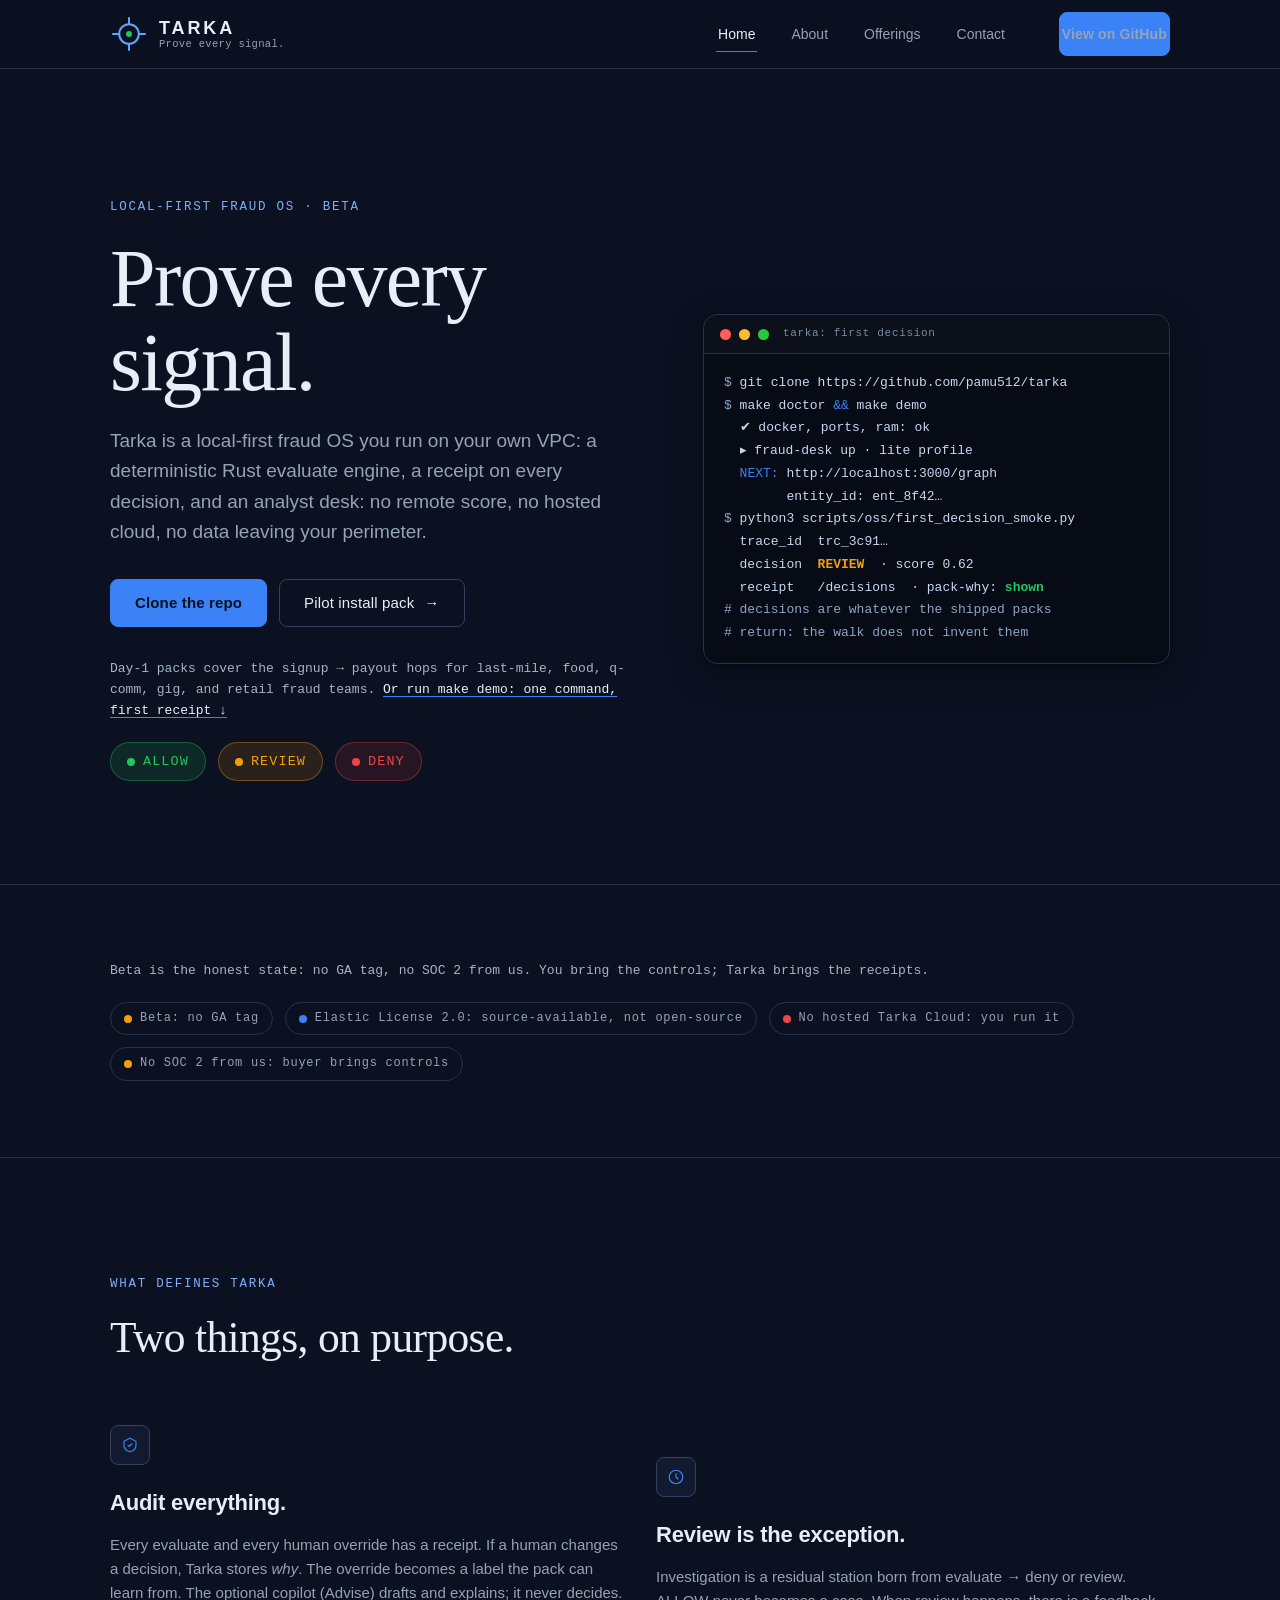
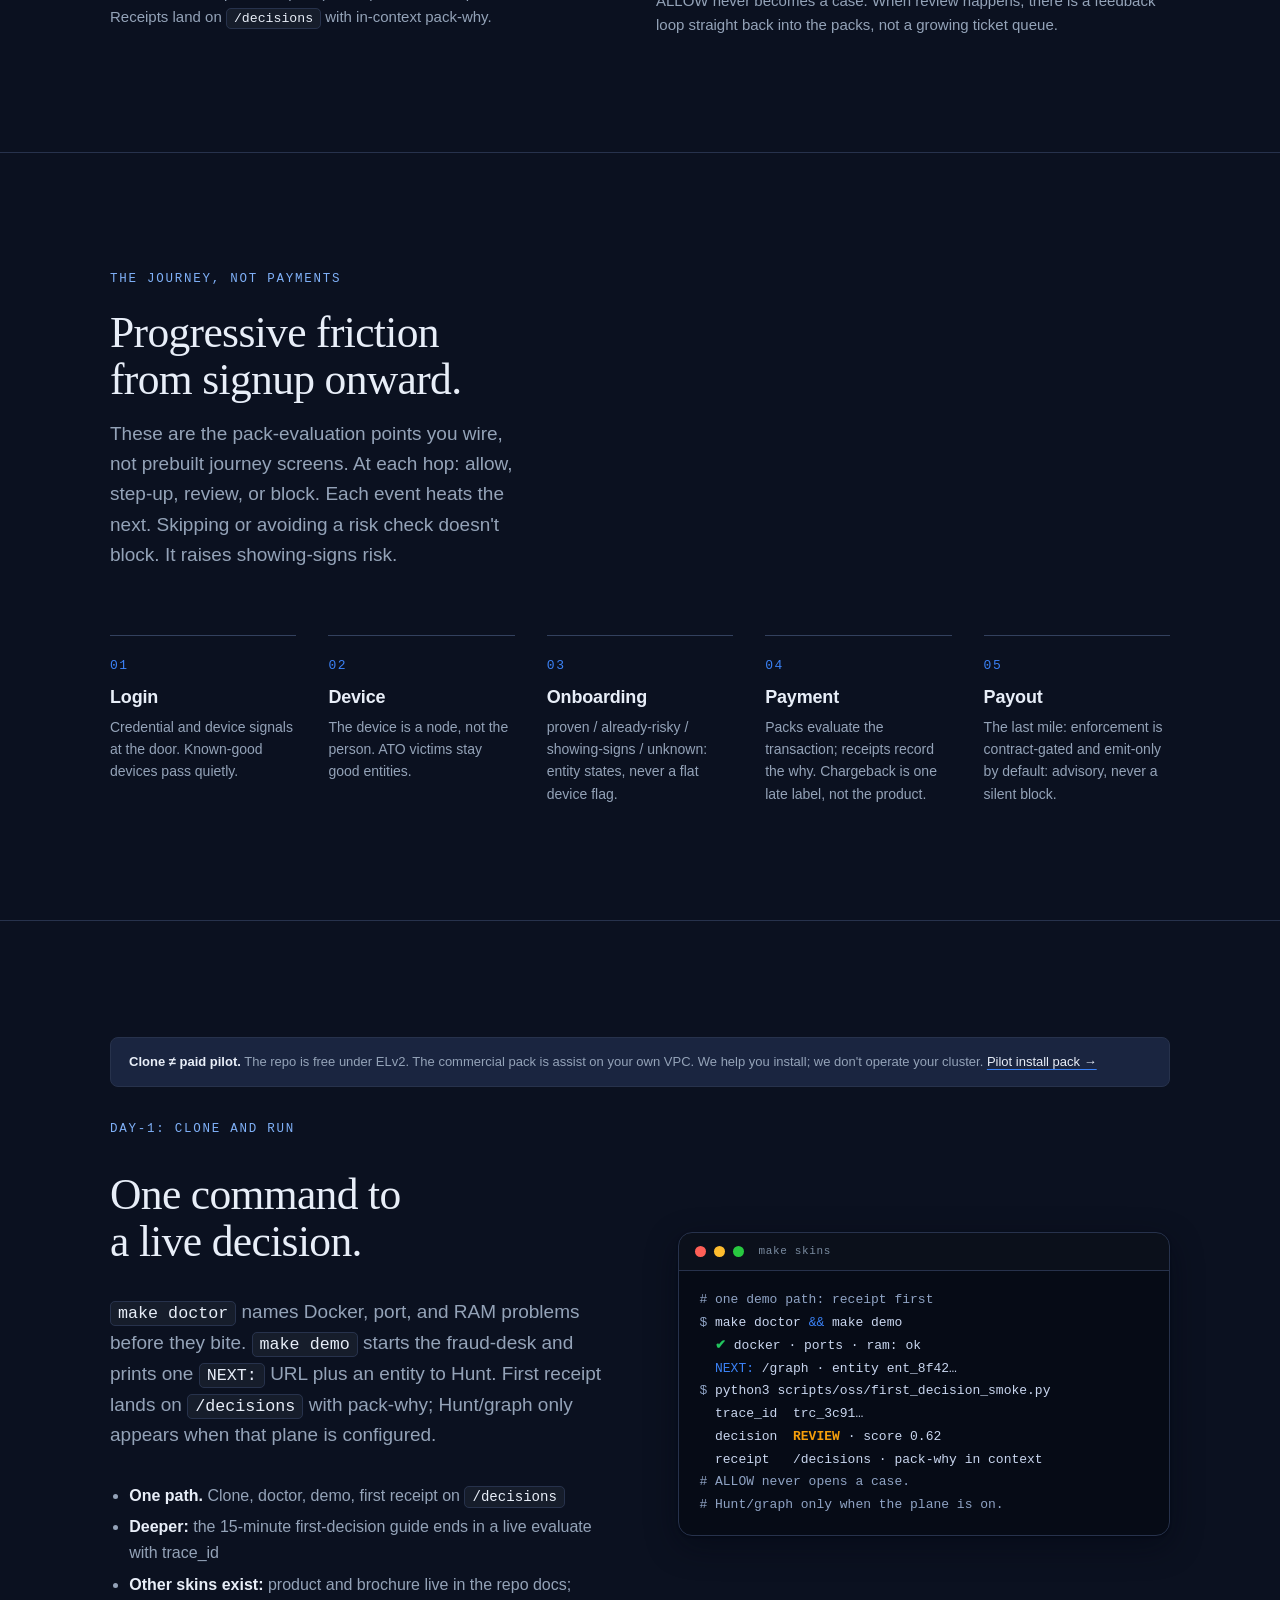
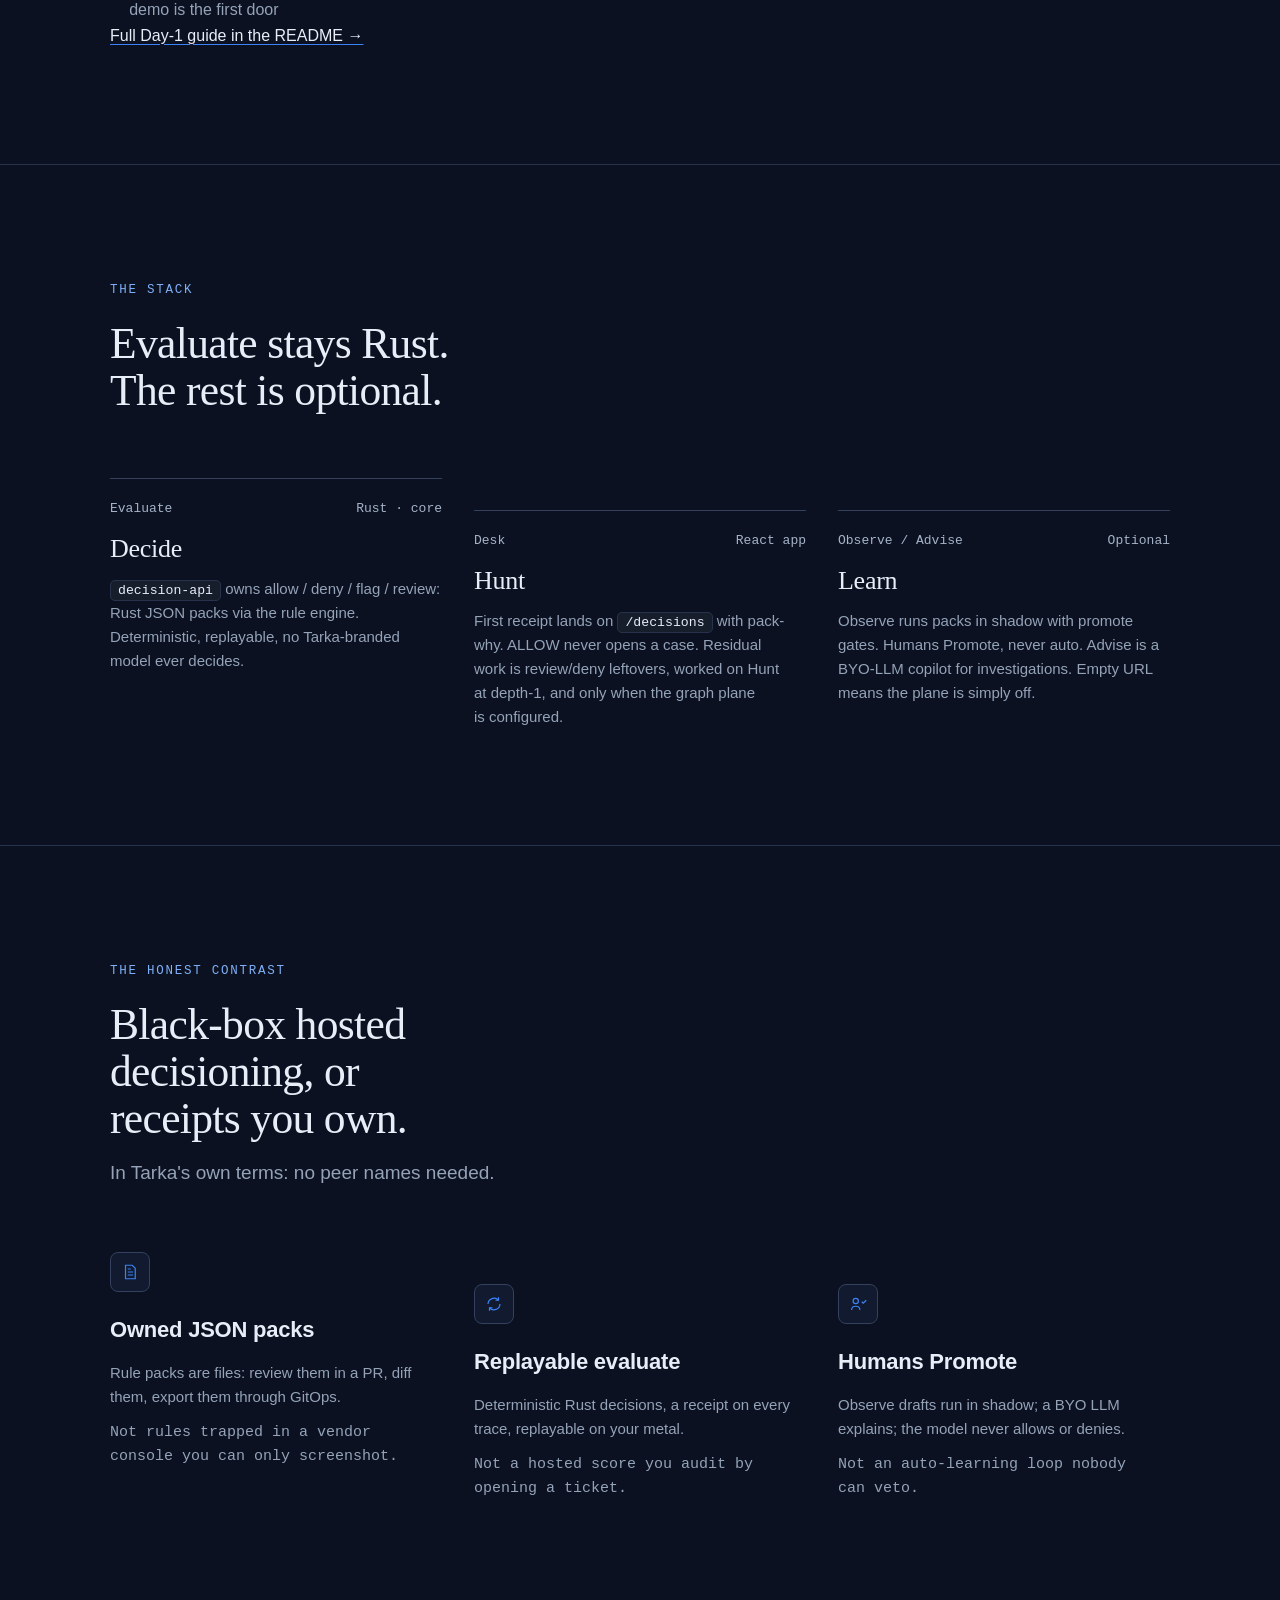
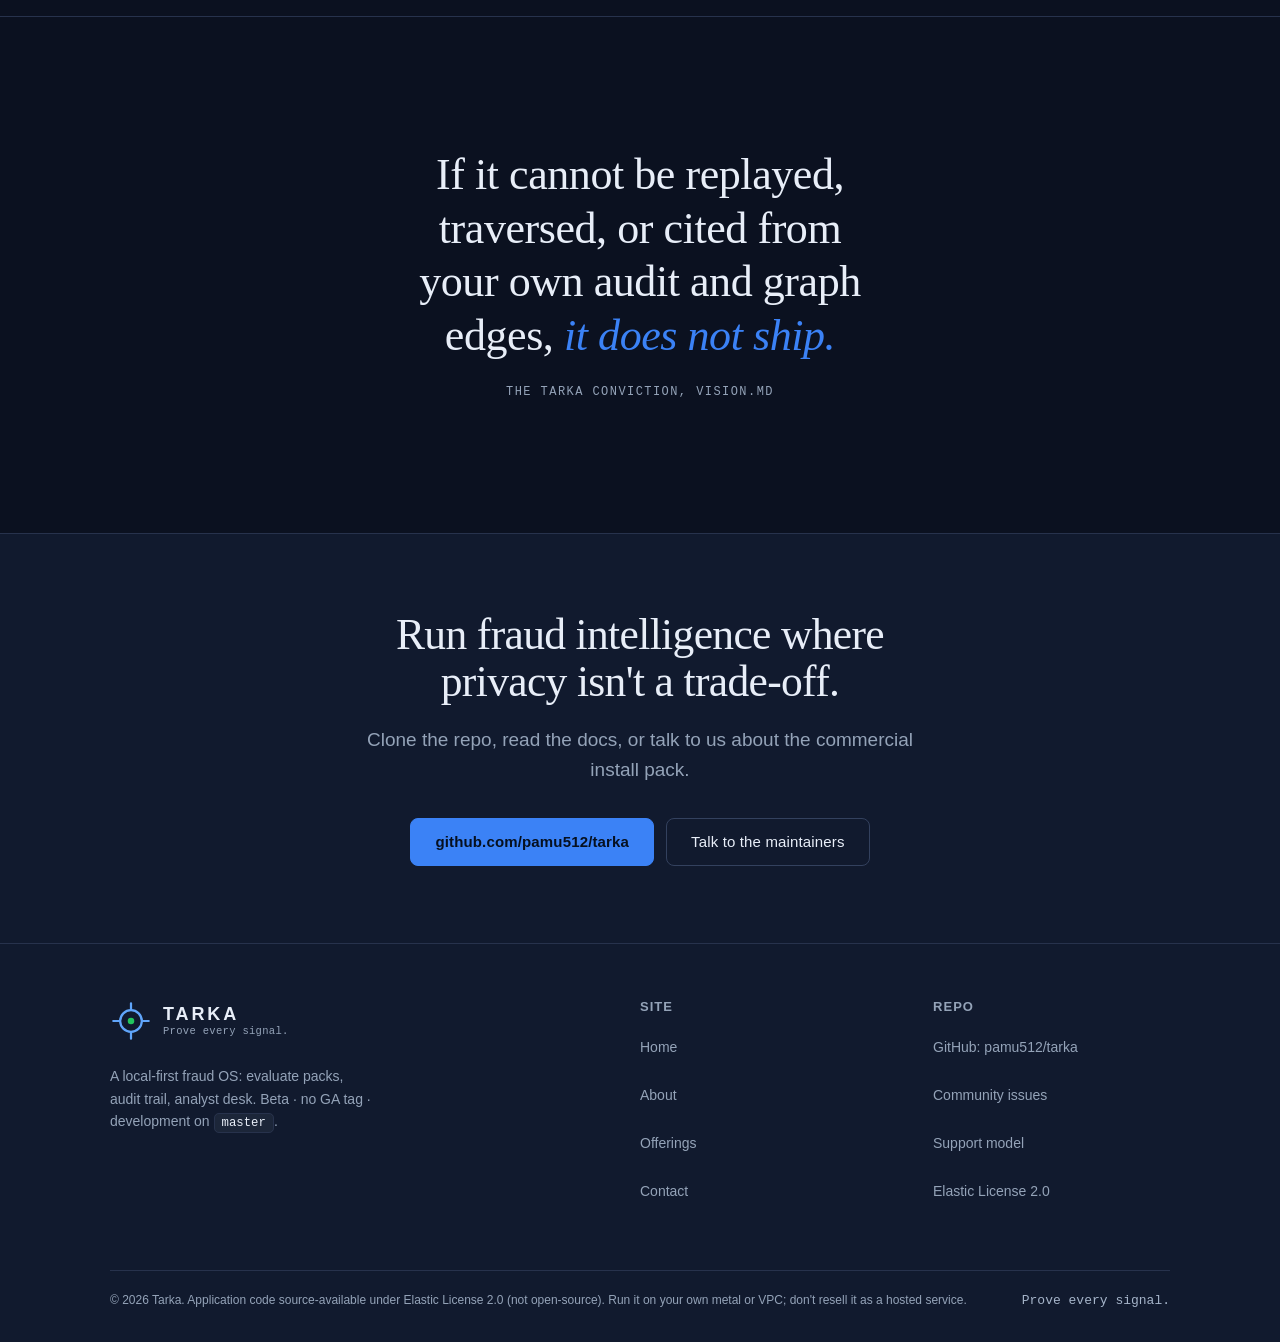
<file: index.html>
<!doctype html>
<!--
  TARKA · Home v2, grounded in github.com/pamu512/tarka (README, VISION,
  SUPPORT, CLAIM_LOCK). Every claim below maps to repo evidence; language
  follows the claim-lock honesty rules (beta/ELv2/no-GA stated, no
  auto-promote, no model-decides, no SLA claims).
-->
<html lang="en">
<head>
  <meta charset="utf-8" />
  <meta name="viewport" content="width=device-width, initial-scale=1" />
  <title>Tarka: the local-first fraud OS. Prove every signal.</title>
  <meta name="description" content="Tarka is a local-first fraud OS: a Rust evaluate engine, a full audit trail, and an analyst desk you run on your own metal or VPC. Beta · Elastic License 2.0 · source-available." />
  <link rel="canonical" href="./index.html" />
  <meta name="theme-color" content="#0b1120" />

  <meta property="og:type" content="website" />
  <meta property="og:site_name" content="Tarka" />
  <meta property="og:title" content="Tarka: the local-first fraud OS. Prove every signal." />
  <meta property="og:description" content="Rust evaluate engine + audit trail + analyst desk, on metal you control. Beta · Elastic License 2.0 · source-available." />
  <meta property="og:url" content="./index.html" />
  <meta property="og:image" content="assets/brand/tarka-logo-on-dark-bg.png" />
  <meta name="twitter:card" content="summary_large_image" />

  <link rel="icon" href="assets/favicon.svg" type="image/svg+xml" />
  <link rel="stylesheet" href="assets/main.css" />

</head>
<body>
  <a class="skip-link" href="#main">Skip to content</a>

  <header class="site-header">
    <div class="container site-header__inner">
      <a class="brand" href="index.html" aria-label="Tarka home">
        <img src="assets/brand/tarka-mark.svg" alt="" />
        <span class="brand-text"><span class="brand-word">TARKA</span><span class="brand-tag">Prove every signal.</span></span>
      </a>
      <button class="nav-toggle" aria-expanded="false" aria-controls="site-nav" aria-label="Menu">
        <svg viewBox="0 0 24 24" fill="none" stroke="currentColor" stroke-width="1.7" aria-hidden="true"><path d="M4 7h16M4 12h16M4 17h16"/></svg>
      </button>
      <nav class="site-nav" id="site-nav" aria-label="Primary">
        <a href="index.html" aria-current="page">Home</a>
        <a href="about.html">About</a>
        <a href="offerings.html">Offerings</a>
        <a href="contact.html">Contact</a>
        <a class="btn btn-primary btn-small" href="https://github.com/pamu512/tarka">View on GitHub</a>
      </nav>
    </div>
  </header>

  <main id="main">
    <!-- HERO -->
    <section class="section hero" data-od-id="hero">
      <div class="container hero-split">
        <div>
          <p class="eyebrow">Local-first fraud OS · Beta</p>
          <h1>Prove every signal.</h1>
          <p class="lead">Tarka is a local-first fraud OS you run on your own VPC: a deterministic Rust evaluate engine, a receipt on every decision, and an analyst desk: no remote score, no hosted cloud, no data leaving your perimeter.</p>
          <div class="hero-cta">
            <a class="btn btn-primary" href="https://github.com/pamu512/tarka">Clone the repo</a>
            <a class="btn btn-secondary btn-arrow" href="offerings.html#commercial">Pilot install pack</a>
          </div>
          <p class="meta" style="margin-top: var(--gap-lg); margin-bottom: 0;">Day-1 packs cover the signup → payout hops for last-mile, food, q-comm, gig, and retail fraud teams. <a class="text-link" href="#day1">Or run make demo: one command, first receipt ↓</a></p>
          <div class="decision-pills" style="margin-top: var(--gap-md);" aria-label="Decision vocabulary">
            <span class="decision-pill decision-pill--allow">ALLOW</span>
            <span class="decision-pill decision-pill--review">REVIEW</span>
            <span class="decision-pill decision-pill--deny">DENY</span>
          </div>
        </div>
        <div class="hero-terminal" aria-hidden="true">
          <div class="terminal">
            <div class="terminal-bar">
              <span class="terminal-dot terminal-dot--r"></span><span class="terminal-dot terminal-dot--y"></span><span class="terminal-dot terminal-dot--g"></span>
              <span class="terminal-title">tarka: first decision</span>
            </div>
<pre><span class="c">$</span> git clone https://github.com/pamu512/tarka
<span class="c">$</span> make doctor <span class="k">&amp;&amp;</span> make demo
  ✔ docker, ports, ram: ok
  ▸ fraud-desk up · lite profile
  <span class="k">NEXT:</span> http://localhost:3000/graph
        entity_id: ent_8f42…
<span class="c">$</span> python3 scripts/oss/first_decision_smoke.py
  trace_id  trc_3c91…
  decision  <span class="warn">REVIEW</span>  · score 0.62
  receipt   /decisions  · pack-why: <span class="ok">shown</span>
<span class="c"># decisions are whatever the shipped packs</span>
<span class="c"># return: the walk does not invent them</span></pre>
          </div>
        </div>
      </div>
    </section>

    <!-- STATUS STRIP (honesty first) -->
    <section class="section section--tight" data-od-id="status">
      <div class="container">
        <p class="meta" style="margin-bottom: var(--gap-md);">Beta is the honest state: no GA tag, no SOC 2 from us. You bring the controls; Tarka brings the receipts.</p>
        <div class="legend" aria-label="Project status">
          <span class="legend-chip legend-chip--beta">Beta: no GA tag</span>
          <span class="legend-chip legend-chip--elv2">Elastic License 2.0: source-available, not open-source</span>
          <span class="legend-chip legend-chip--noga">No hosted Tarka Cloud: you run it</span>
          <span class="legend-chip legend-chip--soc">No SOC 2 from us: buyer brings controls</span>
        </div>
      </div>
    </section>

    <!-- WHAT DEFINES IT -->
    <section class="section" data-od-id="two-things">
      <div class="container">
        <div class="section-head">
          <p class="eyebrow">What defines Tarka</p>
          <h2 class="h2">Two things, on purpose.</h2>
        </div>
        <div class="grid-2 stack-lg">
          <article class="feature">
            <div class="feature-mark">
              <svg viewBox="0 0 24 24" fill="none" stroke="currentColor" stroke-width="1.6" aria-hidden="true"><path d="M12 3l8 4v5c0 5-3.5 8-8 9-4.5-1-8-4-8-9V7l8-4z"/><path d="M9 12l2 2 4-4"/></svg>
            </div>
            <h3>Audit everything.</h3>
            <p>Every evaluate and every human override has a receipt. If a human changes a decision, Tarka stores <em>why</em>. The override becomes a label the pack can learn from. The optional copilot (Advise) drafts and explains; it never decides. Receipts land on <code class="code-inline">/decisions</code> with in-context pack-why.</p>
          </article>
          <article class="feature">
            <div class="feature-mark">
              <svg viewBox="0 0 24 24" fill="none" stroke="currentColor" stroke-width="1.6" aria-hidden="true"><circle cx="12" cy="12" r="9"/><path d="M12 7v5l3 3"/></svg>
            </div>
            <h3>Review is the exception.</h3>
            <p>Investigation is a residual station born from evaluate → deny or review. ALLOW never becomes a case. When review happens, there is a feedback loop straight back into the packs, not a growing ticket queue.</p>
          </article>
        </div>
      </div>
    </section>

    <!-- THE JOURNEY (progressive friction) -->
    <section class="section" data-od-id="journey">
      <div class="container">
        <div class="section-head">
          <p class="eyebrow">The journey, not payments</p>
          <h2 class="h2">Progressive friction from signup onward.</h2>
          <p class="lead" style="margin-top: 16px;">These are the pack-evaluation points you wire, not prebuilt journey screens. At each hop: allow, step-up, review, or block. Each event heats the next. Skipping or avoiding a risk check doesn't block. It raises showing-signs risk.</p>
        </div>
        <div class="steps">
          <div class="step">
            <h3>Login</h3>
            <p>Credential and device signals at the door. Known-good devices pass quietly.</p>
          </div>
          <div class="step">
            <h3>Device</h3>
            <p>The device is a node, not the person. ATO victims stay good entities.</p>
          </div>
          <div class="step">
            <h3>Onboarding</h3>
            <p>proven / already-risky / showing-signs / unknown: entity states, never a flat device flag.</p>
          </div>
          <div class="step">
            <h3>Payment</h3>
            <p>Packs evaluate the transaction; receipts record the why. Chargeback is one late label, not the product.</p>
          </div>
          <div class="step">
            <h3>Payout</h3>
            <p>The last mile: enforcement is contract-gated and emit-only by default: advisory, never a silent block.</p>
          </div>
        </div>
      </div>
    </section>

    <!-- DAY-1 -->
    <section class="section" id="day1" data-od-id="day1">
      <div class="container" style="margin-bottom: var(--gap-lg);">
        <div class="notice"><strong>Clone ≠ paid pilot.</strong> The repo is free under ELv2. The commercial pack is assist on your own VPC. We help you install; we don't operate your cluster. <a class="text-link" href="offerings.html#commercial">Pilot install pack →</a></div>
      </div>
      <div class="container split-media">
        <div class="stack-lg">
          <p class="eyebrow">Day-1: clone and run</p>
          <h2 class="h2">One command to a live decision.</h2>
          <p class="lead"><code class="code-inline">make doctor</code> names Docker, port, and RAM problems before they bite. <code class="code-inline">make demo</code> starts the fraud-desk and prints one <code class="code-inline">NEXT:</code> URL plus an entity to Hunt. First receipt lands on <code class="code-inline">/decisions</code> with pack-why; Hunt/graph only appears when that plane is configured.</p>
          <ul class="prose" style="color: var(--muted); padding-left: 1.2em;">
            <li><strong>One path.</strong> Clone, doctor, demo, first receipt on <code class="code-inline">/decisions</code></li>
            <li><strong>Deeper:</strong> the 15-minute first-decision guide ends in a live evaluate with trace_id</li>
            <li><strong>Other skins exist:</strong> product and brochure live in the repo docs; demo is the first door</li>
          </ul>
          <a class="text-link" href="https://github.com/pamu512/tarka#day-1-clone-and-run" rel="noopener">Full Day-1 guide in the README →</a>
        </div>
        <div class="terminal" aria-hidden="true">
          <div class="terminal-bar">
            <span class="terminal-dot terminal-dot--r"></span><span class="terminal-dot terminal-dot--y"></span><span class="terminal-dot terminal-dot--g"></span>
            <span class="terminal-title">make skins</span>
          </div>
<pre><span class="c"># one demo path: receipt first</span>
<span class="c">$</span> make doctor <span class="k">&amp;&amp;</span> make demo
  <span class="ok">✔</span> docker · ports · ram: ok
  <span class="k">NEXT:</span> /graph · entity ent_8f42…
<span class="c">$</span> python3 scripts/oss/first_decision_smoke.py
  trace_id  trc_3c91…
  decision  <span class="warn">REVIEW</span> · score 0.62
  receipt   /decisions · pack-why in context
<span class="c"># ALLOW never opens a case.</span>
<span class="c"># Hunt/graph only when the plane is on.</span></pre>
        </div>
      </div>
    </section>

    <!-- PLANES -->
    <section class="section" data-od-id="planes">
      <div class="container">
        <div class="section-head">
          <p class="eyebrow">The stack</p>
          <h2 class="h2">Evaluate stays Rust. The rest is optional.</h2>
        </div>
        <div class="grid-3 stack-lg">
          <article class="plane-card">
            <span class="meta"><span>Evaluate</span><span>Rust · core</span></span>
            <h3>Decide</h3>
            <p><code class="code-inline">decision-api</code> owns allow / deny / flag / review: Rust JSON packs via the rule engine. Deterministic, replayable, no Tarka-branded model ever decides.</p>
          </article>
          <article class="plane-card">
            <span class="meta"><span>Desk</span><span>React app</span></span>
            <h3>Hunt</h3>
            <p>First receipt lands on <code class="code-inline">/decisions</code> with pack-why. ALLOW never opens a case. Residual work is review/deny leftovers, worked on Hunt at depth-1, and only when the graph plane is configured.</p>
          </article>
          <article class="plane-card">
            <span class="meta"><span>Observe / Advise</span><span>Optional</span></span>
            <h3>Learn</h3>
            <p>Observe runs packs in shadow with promote gates. Humans Promote, never auto. Advise is a BYO-LLM copilot for investigations. Empty URL means the plane is simply off.</p>
          </article>
        </div>
      </div>
    </section>

    <!-- THE HONEST CONTRAST -->
    <section class="section" data-od-id="contrast">
      <div class="container">
        <div class="section-head">
          <p class="eyebrow">The honest contrast</p>
          <h2 class="h2">Black-box hosted decisioning, or receipts you own.</h2>
          <p class="lead" style="margin-top: 16px;">In Tarka's own terms: no peer names needed.</p>
        </div>
        <div class="grid-3 stack-lg">
          <article class="feature">
            <div class="feature-mark">
              <svg viewBox="0 0 24 24" fill="none" stroke="currentColor" stroke-width="1.6" aria-hidden="true"><path d="M6 3h9l4 4v14H6z"/><path d="M9 12h7M9 16h7M9 8h4"/></svg>
            </div>
            <h3>Owned JSON packs</h3>
            <p>Rule packs are files: review them in a PR, diff them, export them through GitOps.</p>
            <p class="meta">Not rules trapped in a vendor console you can only screenshot.</p>
          </article>
          <article class="feature">
            <div class="feature-mark">
              <svg viewBox="0 0 24 24" fill="none" stroke="currentColor" stroke-width="1.6" aria-hidden="true"><path d="M4 12a8 8 0 0 1 14-5"/><path d="M18 3v4h-4"/><path d="M20 12a8 8 0 0 1-14 5"/><path d="M6 21v-4h4"/></svg>
            </div>
            <h3>Replayable evaluate</h3>
            <p>Deterministic Rust decisions, a receipt on every trace, replayable on your metal.</p>
            <p class="meta">Not a hosted score you audit by opening a ticket.</p>
          </article>
          <article class="feature">
            <div class="feature-mark">
              <svg viewBox="0 0 24 24" fill="none" stroke="currentColor" stroke-width="1.6" aria-hidden="true"><circle cx="9" cy="8" r="3.5"/><path d="M3.5 20c0-3 2.5-5 5.5-5s5.5 2 5.5 5"/><path d="M17 9l2 2 4-4"/></svg>
            </div>
            <h3>Humans Promote</h3>
            <p>Observe drafts run in shadow; a BYO LLM explains; the model never allows or denies.</p>
            <p class="meta">Not an auto-learning loop nobody can veto.</p>
          </article>
        </div>
      </div>
    </section>

    <!-- CONVICTION -->
    <section class="section" data-od-id="conviction">
      <div class="container credo">
        <figure>
          <blockquote>If it cannot be replayed, traversed, or cited from your own audit and graph edges, <em>it does not ship.</em></blockquote>
          <figcaption>The Tarka conviction, VISION.md</figcaption>
        </figure>
      </div>
    </section>

    <!-- CTA -->
    <section class="section section--tight cta-strip" data-od-id="cta">
      <div class="container container--narrow">
        <h2 class="h2">Run fraud intelligence where privacy isn't a trade-off.</h2>
        <p class="lead">Clone the repo, read the docs, or talk to us about the commercial install pack.</p>
        <div class="hero-cta">
          <a class="btn btn-primary" href="https://github.com/pamu512/tarka" rel="noopener">github.com/pamu512/tarka</a>
          <a class="btn btn-secondary" href="contact.html">Talk to the maintainers</a>
        </div>
      </div>
    </section>
  </main>

  <footer class="site-footer">
    <div class="container">
      <div class="site-footer__grid">
        <div>
          <span class="brand">
            <img src="assets/brand/tarka-mark.svg" alt="" />
            <span class="brand-text"><span class="brand-word">TARKA</span><span class="brand-tag">Prove every signal.</span></span>
          </span>
          <p style="margin-top: 16px;">A local-first fraud OS: evaluate packs, audit trail, analyst desk. Beta · no GA tag · development on <code class="code-inline">master</code>.</p>
        </div>
        <nav aria-label="Footer">
          <h2>Site</h2>
          <ul>
            <li><a href="index.html">Home</a></li>
            <li><a href="about.html">About</a></li>
            <li><a href="offerings.html">Offerings</a></li>
            <li><a href="contact.html">Contact</a></li>
          </ul>
        </nav>
        <div>
          <h2>Repo</h2>
          <ul>
            <li><a href="https://github.com/pamu512/tarka" rel="noopener">GitHub: pamu512/tarka</a></li>
            <li><a href="https://github.com/pamu512/tarka/issues" rel="noopener">Community issues</a></li>
            <li><a href="https://github.com/pamu512/tarka/blob/master/SUPPORT.md" rel="noopener">Support model</a></li>
            <li><a href="https://github.com/pamu512/tarka/blob/master/LICENSE" rel="noopener">Elastic License 2.0</a></li>
          </ul>
        </div>
      </div>
      <div class="site-footer__legal">
        <span>© <span id="year">2026</span> Tarka. Application code source-available under Elastic License 2.0 (not open-source). Run it on your own metal or VPC; don't resell it as a hosted service.</span>
        <span class="meta">Prove every signal.</span>
      </div>
    </div>
  </footer>

  <script src="assets/main.js" defer></script>
</body>
</html>
</file>
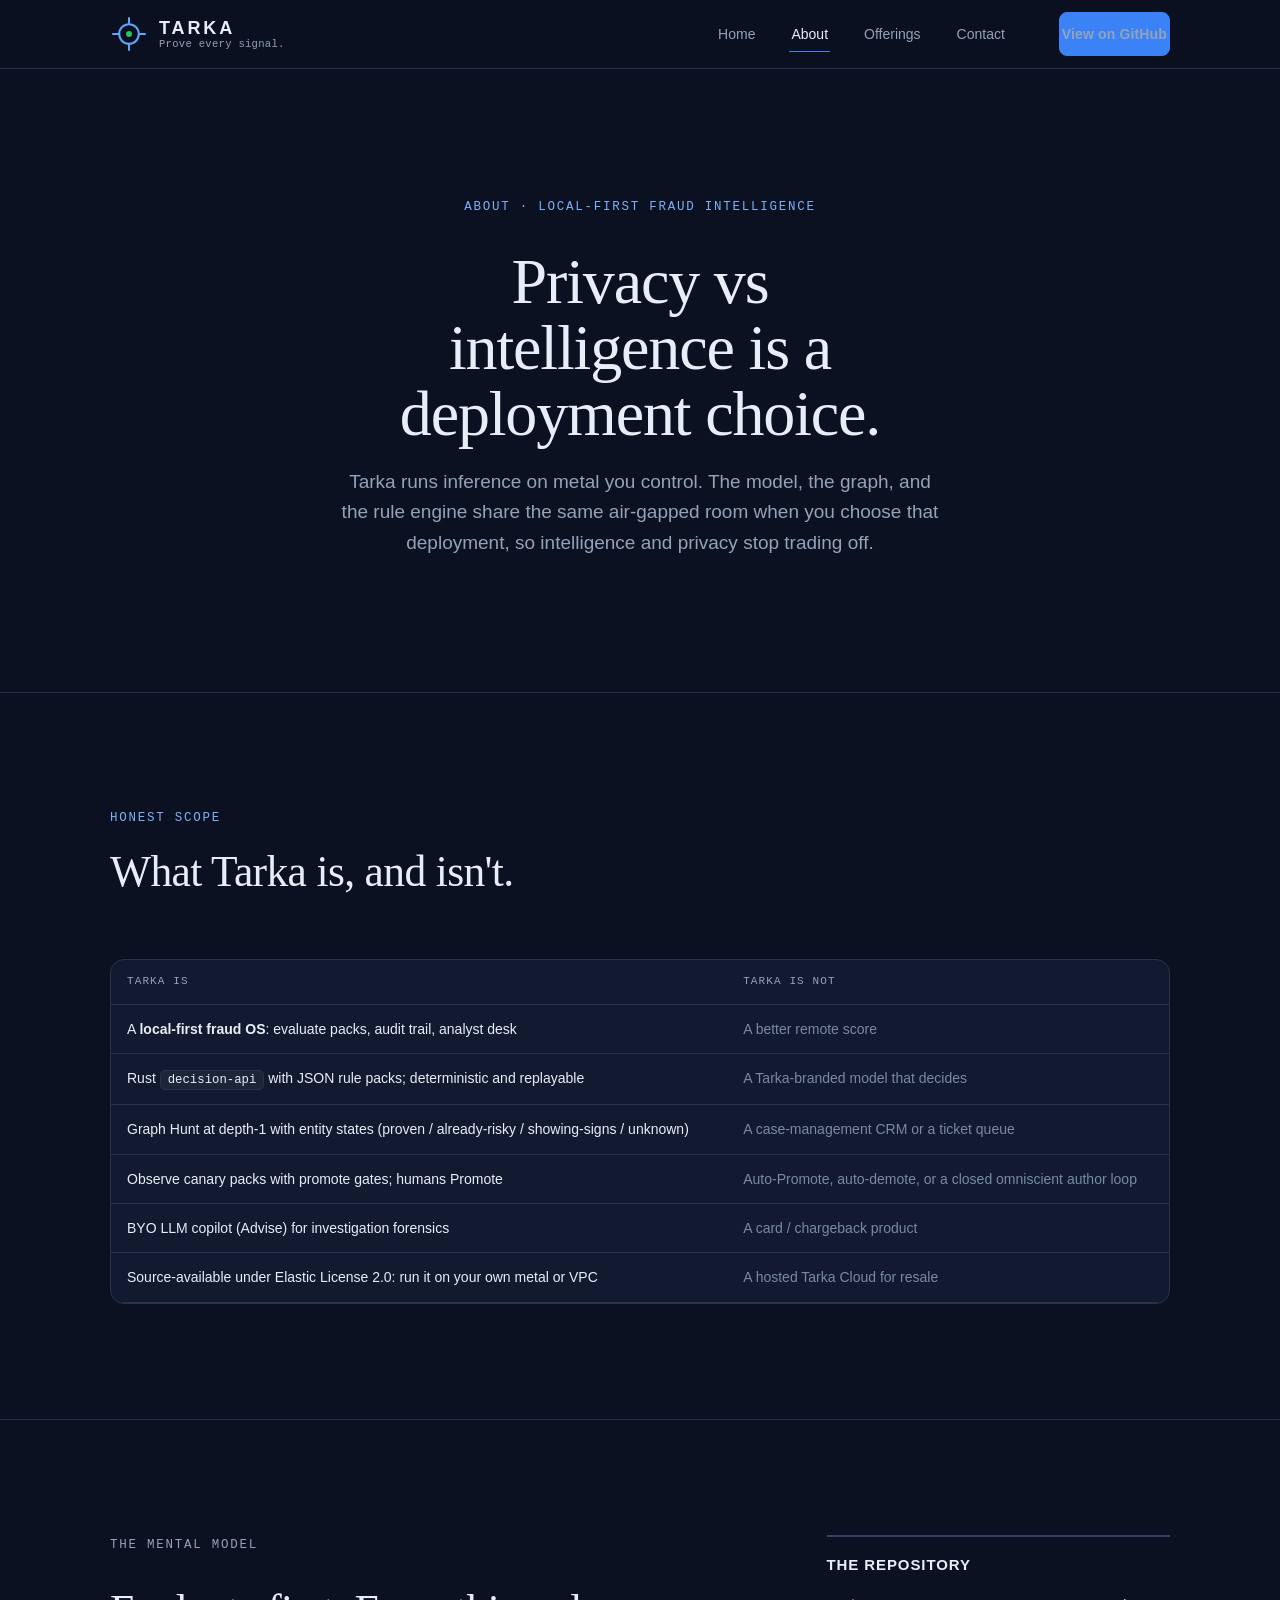
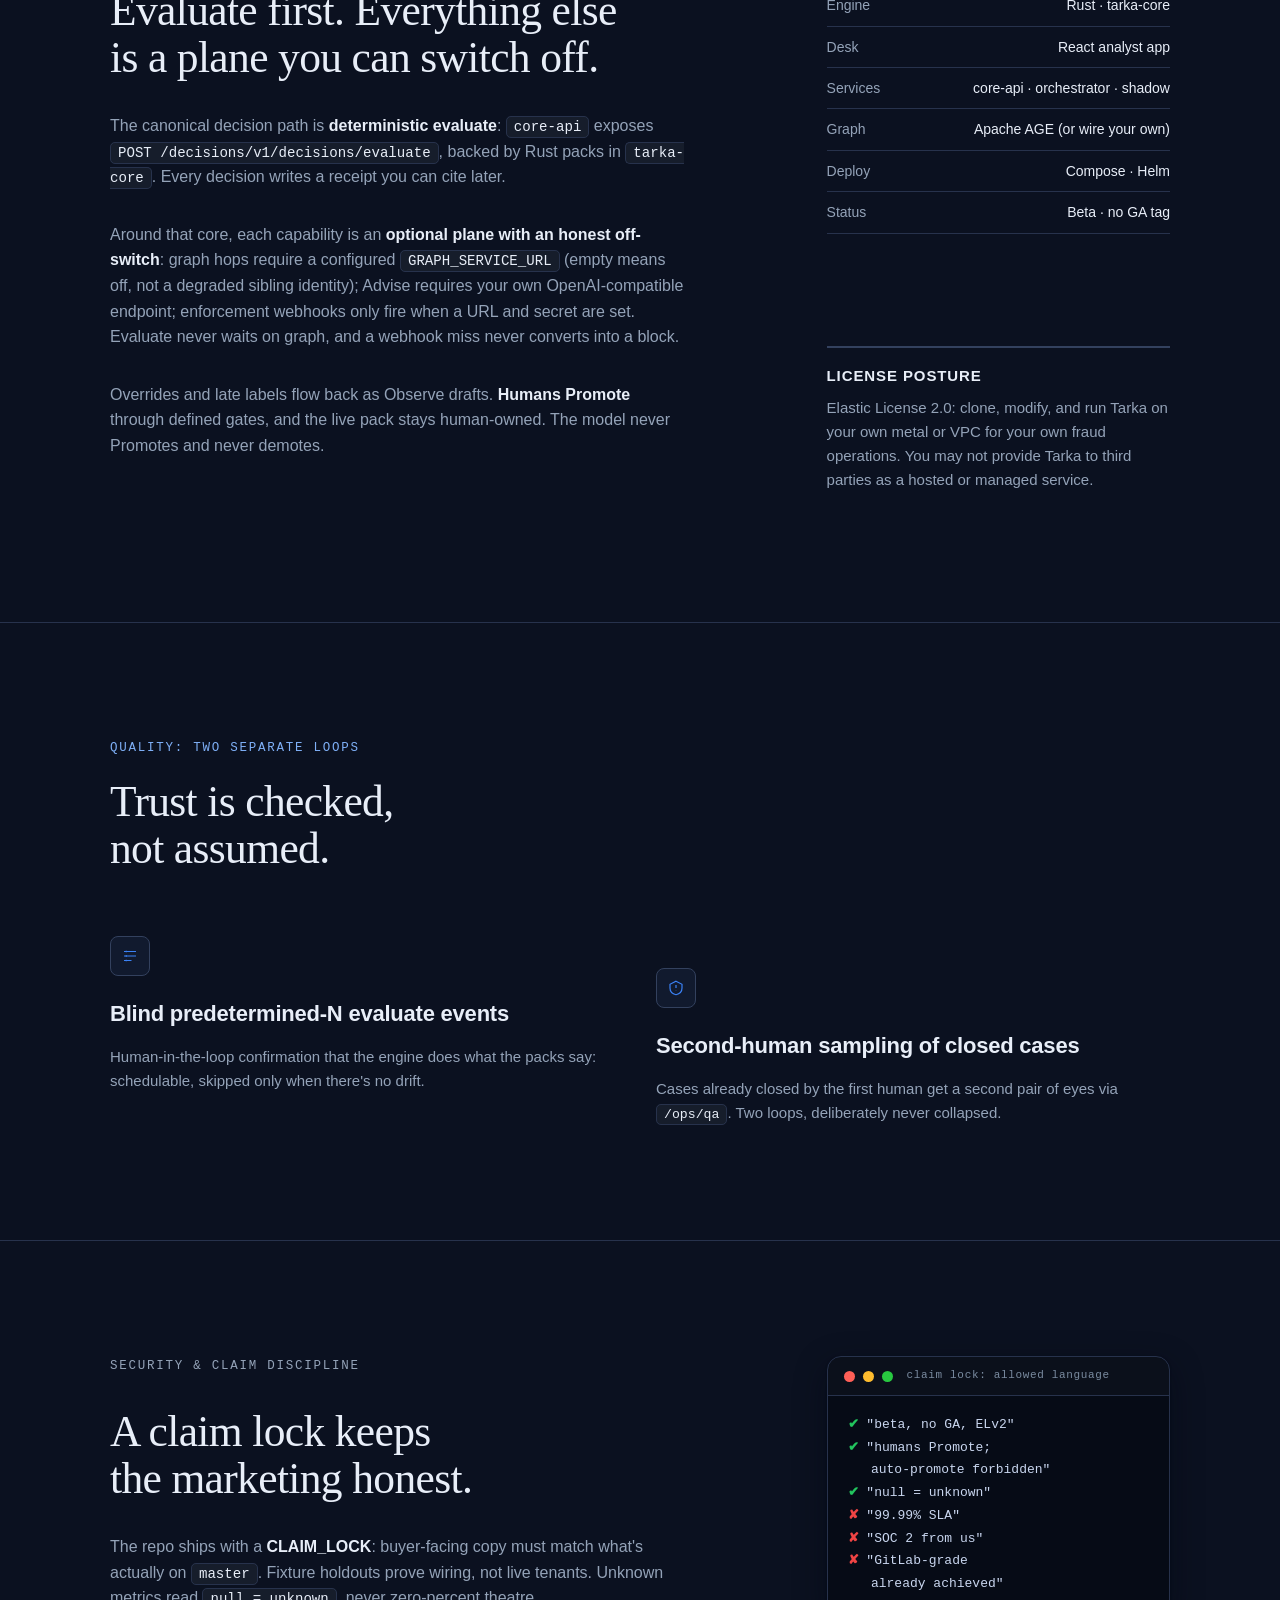
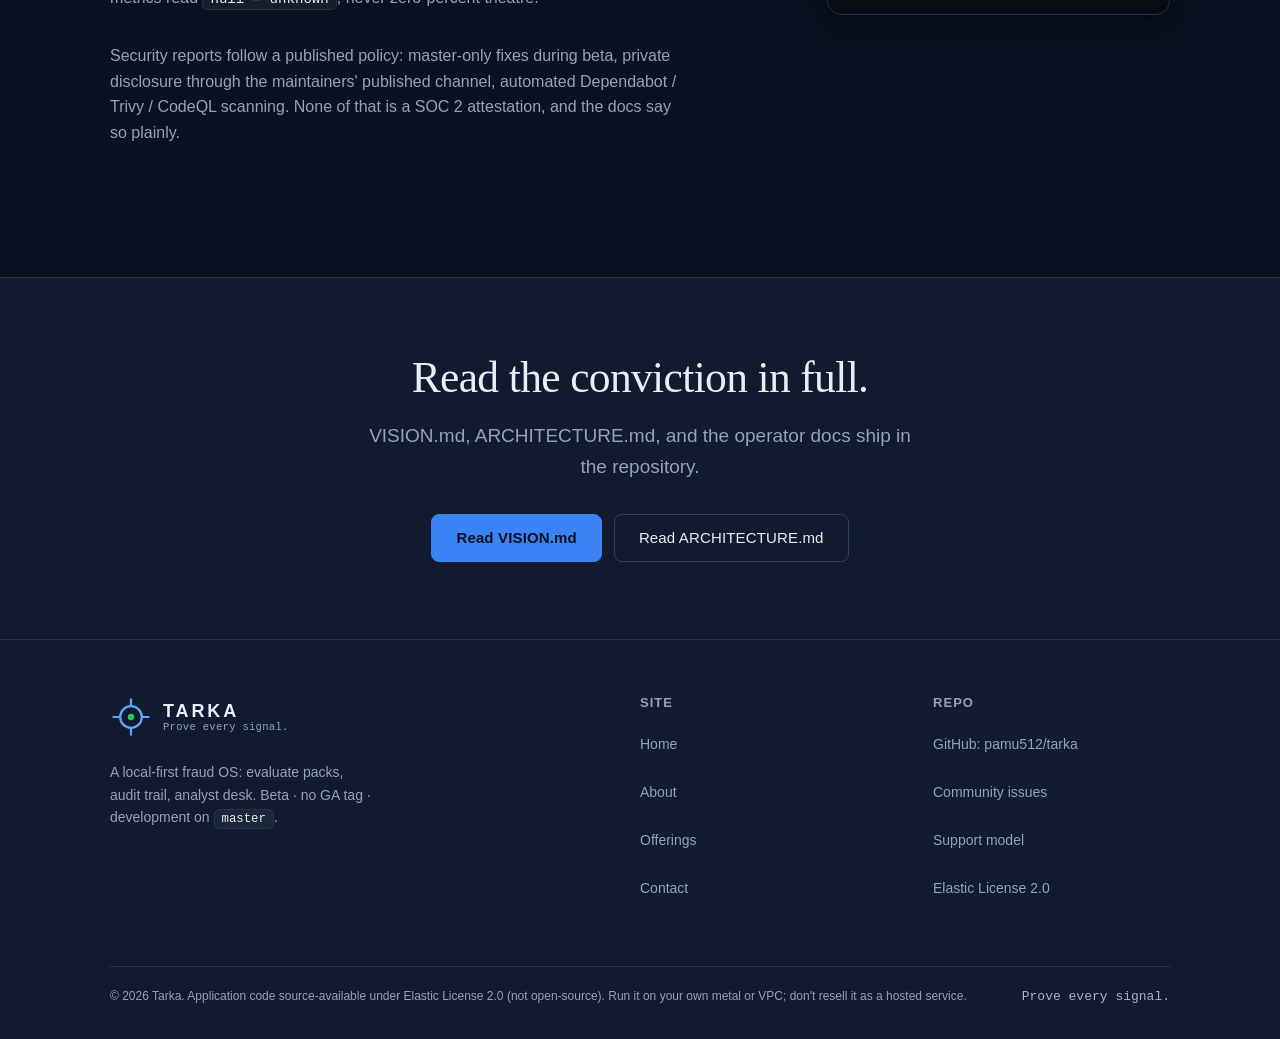
<file: about.html>
<!doctype html>
<!--
  TARKA · About v2, grounded in VISION.md, ARCHITECTURE.md, README.
-->
<html lang="en">
<head>
  <meta charset="utf-8" />
  <meta name="viewport" content="width=device-width, initial-scale=1" />
  <title>About: what Tarka is, and isn't · Tarka</title>
  <meta name="description" content="Tarka is a local-first fraud OS: audit everything, review is the exception. What it is, what it deliberately isn't, and the conviction behind it." />
  <link rel="canonical" href="./about.html" />
  <meta name="theme-color" content="#0b1120" />

  <meta property="og:type" content="website" />
  <meta property="og:site_name" content="Tarka" />
  <meta property="og:title" content="About: what Tarka is, and isn't · Tarka" />
  <meta property="og:description" content="Local-first fraud intelligence: audit everything, review is the exception. The vision, the non-goals, the conviction." />
  <meta property="og:url" content="./about.html" />
  <meta property="og:image" content="assets/brand/tarka-logo-on-dark-bg.png" />
  <meta name="twitter:card" content="summary_large_image" />

  <link rel="icon" href="assets/favicon.svg" type="image/svg+xml" />
  <link rel="stylesheet" href="assets/main.css" />

</head>
<body>
  <a class="skip-link" href="#main">Skip to content</a>

  <header class="site-header">
    <div class="container site-header__inner">
      <a class="brand" href="index.html" aria-label="Tarka home">
        <img src="assets/brand/tarka-mark.svg" alt="" />
        <span class="brand-text"><span class="brand-word">TARKA</span><span class="brand-tag">Prove every signal.</span></span>
      </a>
      <button class="nav-toggle" aria-expanded="false" aria-controls="site-nav" aria-label="Menu">
        <svg viewBox="0 0 24 24" fill="none" stroke="currentColor" stroke-width="1.7" aria-hidden="true"><path d="M4 7h16M4 12h16M4 17h16"/></svg>
      </button>
      <nav class="site-nav" id="site-nav" aria-label="Primary">
        <a href="index.html">Home</a>
        <a href="about.html" aria-current="page">About</a>
        <a href="offerings.html">Offerings</a>
        <a href="contact.html">Contact</a>
        <a class="btn btn-primary btn-small" href="https://github.com/pamu512/tarka">View on GitHub</a>
      </nav>
    </div>
  </header>

  <main id="main">
    <!-- HERO -->
    <section class="section hero" data-od-id="hero-about">
      <div class="container">
        <div class="hero-center">
          <p class="eyebrow">About · Local-First Fraud Intelligence</p>
          <h1 class="h1">Privacy vs intelligence is a deployment choice.</h1>
          <p class="lead">Tarka runs inference on metal you control. The model, the graph, and the rule engine share the same air-gapped room when you choose that deployment, so intelligence and privacy stop trading off.</p>
        </div>
      </div>
    </section>

    <!-- IS / ISN'T -->
    <section class="section" data-od-id="is-isnt">
      <div class="container">
        <div class="section-head">
          <p class="eyebrow">Honest scope</p>
          <h2 class="h2">What Tarka is, and isn't.</h2>
        </div>
        <div class="ds-wrap">
          <table class="ds-table">
            <thead>
              <tr><th>Tarka is</th><th>Tarka is not</th></tr>
            </thead>
            <tbody>
              <tr>
                <td>A <strong>local-first fraud OS</strong>: evaluate packs, audit trail, analyst desk</td>
                <td class="no">A better remote score</td>
              </tr>
              <tr>
                <td>Rust <code class="code-inline">decision-api</code> with JSON rule packs; deterministic and replayable</td>
                <td class="no">A Tarka-branded model that decides</td>
              </tr>
              <tr>
                <td>Graph Hunt at depth-1 with entity states (proven / already-risky / showing-signs / unknown)</td>
                <td class="no">A case-management CRM or a ticket queue</td>
              </tr>
              <tr>
                <td>Observe canary packs with promote gates; humans Promote</td>
                <td class="no">Auto-Promote, auto-demote, or a closed omniscient author loop</td>
              </tr>
              <tr>
                <td>BYO LLM copilot (Advise) for investigation forensics</td>
                <td class="no">A card / chargeback product</td>
              </tr>
              <tr>
                <td>Source-available under Elastic License 2.0: run it on your own metal or VPC</td>
                <td class="no">A hosted Tarka Cloud for resale</td>
              </tr>
            </tbody>
          </table>
        </div>
      </div>
    </section>

    <!-- HOW IT THINKS -->
    <section class="section" data-od-id="model">
      <div class="container grid-2-1">
        <div class="prose stack-lg">
          <p class="eyebrow">The mental model</p>
          <h2 class="h2">Evaluate first. Everything else is a plane you can switch off.</h2>
          <p>The canonical decision path is <strong>deterministic evaluate</strong>: <code class="code-inline">core-api</code> exposes <code class="code-inline">POST /decisions/v1/decisions/evaluate</code>, backed by Rust packs in <code class="code-inline">tarka-core</code>. Every decision writes a receipt you can cite later.</p>
          <p>Around that core, each capability is an <strong>optional plane with an honest off-switch</strong>: graph hops require a configured <code class="code-inline">GRAPH_SERVICE_URL</code> (empty means off, not a degraded sibling identity); Advise requires your own OpenAI-compatible endpoint; enforcement webhooks only fire when a URL and secret are set. Evaluate never waits on graph, and a webhook miss never converts into a block.</p>
          <p>Overrides and late labels flow back as Observe drafts. <strong>Humans Promote</strong> through defined gates, and the live pack stays human-owned. The model never Promotes and never demotes.</p>
        </div>
        <aside class="stack" style="gap: var(--gap-xl);">
          <div class="aside-panel">
            <h2>The repository</h2>
            <ul class="detail-list">
              <li><span>Engine</span><span>Rust · tarka-core</span></li>
              <li><span>Desk</span><span>React analyst app</span></li>
              <li><span>Services</span><span>core-api · orchestrator · shadow</span></li>
              <li><span>Graph</span><span>Apache AGE (or wire your own)</span></li>
              <li><span>Deploy</span><span>Compose · Helm</span></li>
              <li><span>Status</span><span>Beta · no GA tag</span></li>
            </ul>
          </div>
          <div class="aside-panel">
            <h2>License posture</h2>
            <p>Elastic License 2.0: clone, modify, and run Tarka on your own metal or VPC for your own fraud operations. You may not provide Tarka to third parties as a hosted or managed service.</p>
          </div>
        </aside>
      </div>
    </section>

    <!-- QA LOOPS -->
    <section class="section" data-od-id="qa">
      <div class="container">
        <div class="section-head">
          <p class="eyebrow">Quality: two separate loops</p>
          <h2 class="h2">Trust is checked, not assumed.</h2>
        </div>
        <div class="grid-2 stack-lg">
          <article class="feature">
            <div class="feature-mark">
              <svg viewBox="0 0 24 24" fill="none" stroke="currentColor" stroke-width="1.6" aria-hidden="true"><path d="M4 6h16M4 12h16M4 18h10"/><path d="M7 5v2M7 11v2M7 17v2"/></svg>
            </div>
            <h3>Blind predetermined-N evaluate events</h3>
            <p>Human-in-the-loop confirmation that the engine does what the packs say: schedulable, skipped only when there's no drift.</p>
          </article>
          <article class="feature">
            <div class="feature-mark">
              <svg viewBox="0 0 24 24" fill="none" stroke="currentColor" stroke-width="1.6" aria-hidden="true"><path d="M12 3l8 4v5c0 5-3.5 8-8 9-4.5-1-8-4-8-9V7l8-4z"/><path d="M12 8v4M12 15.5v.5"/></svg>
            </div>
            <h3>Second-human sampling of closed cases</h3>
            <p>Cases already closed by the first human get a second pair of eyes via <code class="code-inline">/ops/qa</code>. Two loops, deliberately never collapsed.</p>
          </article>
        </div>
      </div>
    </section>

    <!-- SECURITY & CLAIM DISCIPLINE -->
    <section class="section" data-od-id="honesty">
      <div class="container grid-2-1">
        <div class="prose stack-lg">
          <p class="eyebrow">Security &amp; claim discipline</p>
          <h2 class="h2">A claim lock keeps the marketing honest.</h2>
          <p>The repo ships with a <strong>CLAIM_LOCK</strong>: buyer-facing copy must match what's actually on <code class="code-inline">master</code>. Fixture holdouts prove wiring, not live tenants. Unknown metrics read <code class="code-inline">null = unknown</code>, never zero-percent theatre.</p>
          <p>Security reports follow a published policy: master-only fixes during beta, private disclosure through the maintainers' published channel, automated Dependabot / Trivy / CodeQL scanning. None of that is a SOC 2 attestation, and the docs say so plainly.</p>
        </div>
        <aside>
          <div class="terminal" aria-hidden="true">
            <div class="terminal-bar">
              <span class="terminal-dot terminal-dot--r"></span><span class="terminal-dot terminal-dot--y"></span><span class="terminal-dot terminal-dot--g"></span>
              <span class="terminal-title">claim lock: allowed language</span>
            </div>
<pre><span class="ok">✔</span> "beta, no GA, ELv2"
<span class="ok">✔</span> "humans Promote;
   auto-promote forbidden"
<span class="ok">✔</span> "null = unknown"
<span class="deny">✘</span> "99.99% SLA"
<span class="deny">✘</span> "SOC 2 from us"
<span class="deny">✘</span> "GitLab-grade
   already achieved"</pre>
          </div>
        </aside>
      </div>
    </section>

    <!-- CTA -->
    <section class="section section--tight cta-strip" data-od-id="cta">
      <div class="container container--narrow">
        <h2 class="h2">Read the conviction in full.</h2>
        <p class="lead">VISION.md, ARCHITECTURE.md, and the operator docs ship in the repository.</p>
        <div class="hero-cta">
          <a class="btn btn-primary" href="https://github.com/pamu512/tarka/blob/master/VISION.md" rel="noopener">Read VISION.md</a>
          <a class="btn btn-secondary" href="https://github.com/pamu512/tarka/blob/master/ARCHITECTURE.md" rel="noopener">Read ARCHITECTURE.md</a>
        </div>
      </div>
    </section>
  </main>

  <footer class="site-footer">
    <div class="container">
      <div class="site-footer__grid">
        <div>
          <span class="brand">
            <img src="assets/brand/tarka-mark.svg" alt="" />
            <span class="brand-text"><span class="brand-word">TARKA</span><span class="brand-tag">Prove every signal.</span></span>
          </span>
          <p style="margin-top: 16px;">A local-first fraud OS: evaluate packs, audit trail, analyst desk. Beta · no GA tag · development on <code class="code-inline">master</code>.</p>
        </div>
        <nav aria-label="Footer">
          <h2>Site</h2>
          <ul>
            <li><a href="index.html">Home</a></li>
            <li><a href="about.html">About</a></li>
            <li><a href="offerings.html">Offerings</a></li>
            <li><a href="contact.html">Contact</a></li>
          </ul>
        </nav>
        <div>
          <h2>Repo</h2>
          <ul>
            <li><a href="https://github.com/pamu512/tarka" rel="noopener">GitHub: pamu512/tarka</a></li>
            <li><a href="https://github.com/pamu512/tarka/issues" rel="noopener">Community issues</a></li>
            <li><a href="https://github.com/pamu512/tarka/blob/master/SUPPORT.md" rel="noopener">Support model</a></li>
            <li><a href="https://github.com/pamu512/tarka/blob/master/LICENSE" rel="noopener">Elastic License 2.0</a></li>
          </ul>
        </div>
      </div>
      <div class="site-footer__legal">
        <span>© <span id="year">2026</span> Tarka. Application code source-available under Elastic License 2.0 (not open-source). Run it on your own metal or VPC; don't resell it as a hosted service.</span>
        <span class="meta">Prove every signal.</span>
      </div>
    </div>
  </footer>

  <script src="assets/main.js" defer></script>
</body>
</html>
</file>
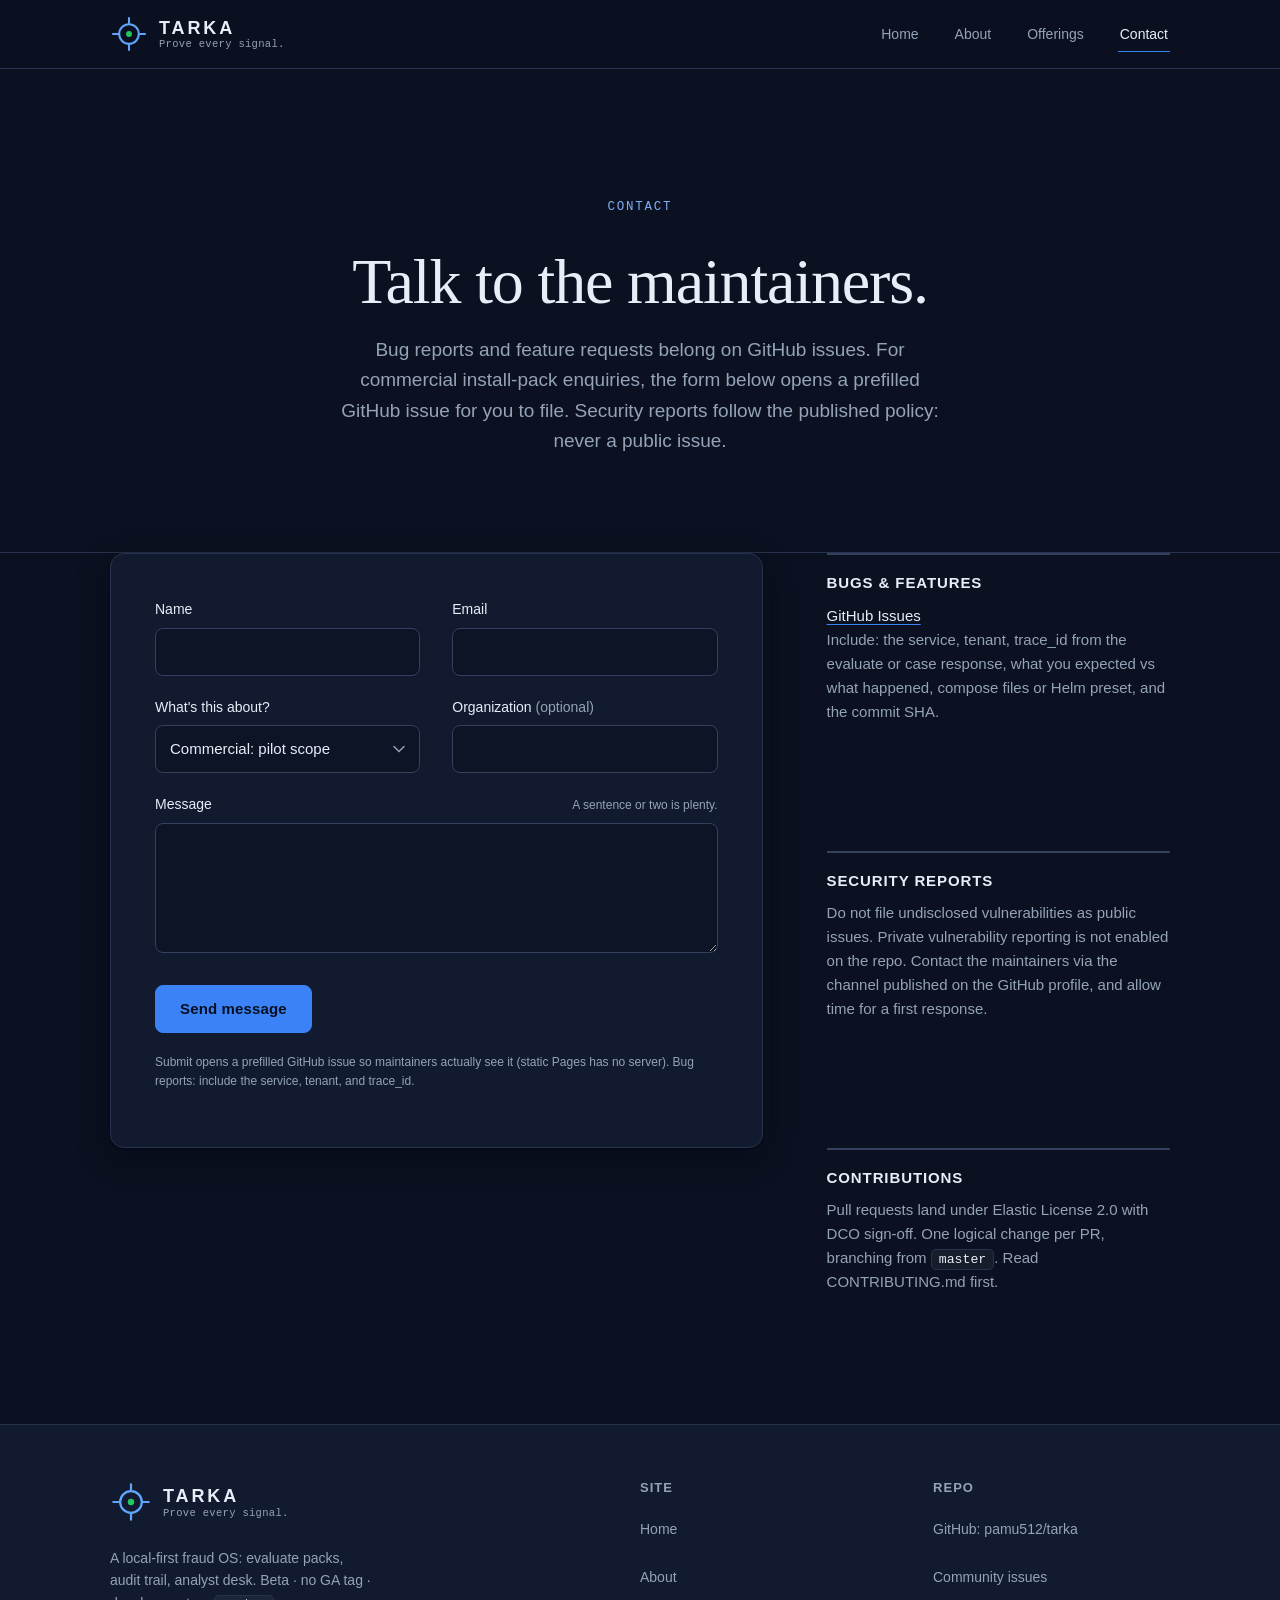
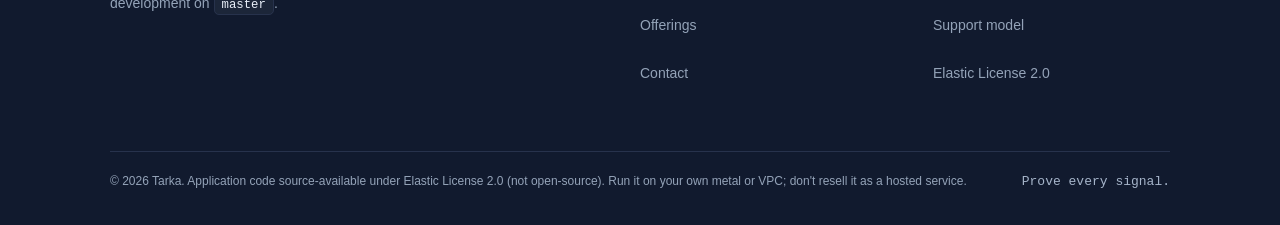
<file: contact.html>
<!doctype html>
<!--
  TARKA · Contact v2, grounded in SUPPORT.md / CONTRIBUTING / SECURITY.
  Form topics match the real support model (community issue, commercial
  pack, security, contribution). No invented emails/phones: the repo
  deliberately publishes none; routing is GitHub-first.
-->
<html lang="en">
<head>
  <meta charset="utf-8" />
  <meta name="viewport" content="width=device-width, initial-scale=1" />
  <title>Contact: talk to the maintainers · Tarka</title>
  <meta name="description" content="Reach the Tarka maintainers: community support via GitHub issues, commercial install-pack enquiries, security reports per the published policy, and contribution guidelines." />
  <link rel="canonical" href="./contact.html" />
  <meta name="theme-color" content="#0b1120" />

  <meta property="og:type" content="website" />
  <meta property="og:site_name" content="Tarka" />
  <meta property="og:title" content="Contact: talk to the maintainers · Tarka" />
  <meta property="og:description" content="Community support via GitHub issues; commercial install-pack enquiries; security reports per the published policy." />
  <meta property="og:url" content="./contact.html" />
  <meta property="og:image" content="assets/brand/tarka-logo-on-dark-bg.png" />
  <meta name="twitter:card" content="summary_large_image" />

  <link rel="icon" href="assets/favicon.svg" type="image/svg+xml" />
  <link rel="stylesheet" href="assets/main.css" />

</head>
<body>
  <a class="skip-link" href="#main">Skip to content</a>

  <header class="site-header">
    <div class="container site-header__inner">
      <a class="brand" href="index.html" aria-label="Tarka home">
        <img src="assets/brand/tarka-mark.svg" alt="" />
        <span class="brand-text"><span class="brand-word">TARKA</span><span class="brand-tag">Prove every signal.</span></span>
      </a>
      <button class="nav-toggle" aria-expanded="false" aria-controls="site-nav" aria-label="Menu">
        <svg viewBox="0 0 24 24" fill="none" stroke="currentColor" stroke-width="1.7" aria-hidden="true"><path d="M4 7h16M4 12h16M4 17h16"/></svg>
      </button>
      <nav class="site-nav" id="site-nav" aria-label="Primary">
        <a href="index.html">Home</a>
        <a href="about.html">About</a>
        <a href="offerings.html">Offerings</a>
        <a href="contact.html" aria-current="page">Contact</a>
      </nav>
    </div>
  </header>

  <main id="main">
    <section class="section hero" style="padding-bottom: clamp(40px, 5vw, 72px);" data-od-id="hero-contact">
      <div class="container hero-center">
        <p class="eyebrow">Contact</p>
        <h1 class="h1">Talk to the maintainers.</h1>
        <p class="lead">Bug reports and feature requests belong on GitHub issues. For commercial install-pack enquiries, the form below opens a prefilled GitHub issue for you to file. Security reports follow the published policy: never a public issue.</p>
      </div>
    </section>

    <section class="section" style="padding-top: 0;" data-od-id="contact">
      <div class="container grid-2-1">
        <!-- FORM -->
        <div>
          <div class="panel panel--error" role="alert" hidden style="margin-bottom: var(--gap-lg);">
            <strong>The issue tab did not open.</strong><br />
            This page does not send the note itself. File it on GitHub: <a class="text-link" href="https://github.com/pamu512/tarka/issues" rel="noopener">github.com/pamu512/tarka/issues</a>.
          </div>

          <div class="form-card">
            <form data-tarka-form novalidate>
              <div class="error-summary" tabindex="-1" aria-labelledby="error-summary-title">
                <h2 id="error-summary-title">Problems need fixing</h2>
                <ul></ul>
              </div>

              <!-- honeypot -->
              <div class="hp-field" aria-hidden="true">
                <label for="company_website">Company website</label>
                <input type="text" id="company_website" name="company_website" tabindex="-1" autocomplete="off" />
              </div>

              <div class="form-grid">
                <div class="field">
                  <div class="field-label-row">
                    <label for="cf-name">Name</label>
                  </div>
                  <input class="input" type="text" id="cf-name" name="name" data-tarka-field autocomplete="name" required />
                  <span class="field-error" role="alert"></span>
                </div>
                <div class="field">
                  <div class="field-label-row">
                    <label for="cf-email">Email</label>
                  </div>
                  <input class="input" type="email" id="cf-email" name="email" data-tarka-field autocomplete="email" required />
                  <span class="field-error" role="alert"></span>
                </div>
                <div class="field">
                  <label for="cf-topic">What's this about?</label>
                  <select class="select" id="cf-topic" name="topic">
                    <option value="commercial">Commercial: pilot scope</option>
                    <option value="general">A general question</option>
                    <option value="docs">Docs or website feedback</option>
                    <option value="partnership">Partnership / integration</option>
                  </select>
                </div>
                <div class="field">
                  <label for="cf-org">Organization <span style="color: var(--muted); font-weight: 400;">(optional)</span></label>
                  <input class="input" type="text" id="cf-org" name="company" autocomplete="organization" />
                </div>
                <div class="field field--full">
                  <div class="field-label-row">
                    <label for="cf-message">Message</label>
                    <span class="field-hint">A sentence or two is plenty.</span>
                  </div>
                  <textarea class="textarea" id="cf-message" name="message" data-tarka-field required></textarea>
                  <span class="field-error" role="alert"></span>
                </div>
              </div>

              <div class="row-between" style="margin-top: var(--gap-lg); align-items: center;">
                <button class="btn btn-primary" type="submit">Send message</button>
                <span class="form-status meta" aria-live="polite"></span>
              </div>
              <p class="form-note">Submit opens a prefilled GitHub issue so maintainers actually see it (static Pages has no server). Bug reports: include the service, tenant, and trace_id.</p>
            </form>

            <!-- SUCCESS -->
            <div class="form-success" hidden>
              <div class="success-mark" aria-hidden="true">
                <svg viewBox="0 0 24 24" fill="none" stroke="currentColor" stroke-width="1.8"><path d="M4 12.5l5 5L20 6.5"/></svg>
              </div>
              <h2 class="h3">Thank you, <span data-success-name>friend</span>. Your message is in.</h2>
              <div class="ref">Reference T-000000</div>
              <p class="lead" style="margin: 0 auto;">Community-track questions get best-effort responses: no SLA, honestly. If it's a bug, filing it on GitHub with the trace_id gets eyes fastest.</p>
              <p style="margin-top: var(--gap-md);"><button class="btn btn-secondary btn-small" type="button" onclick="window.location.reload()">Send another message</button></p>
            </div>
          </div>
        </div>

        <!-- ASIDE -->
        <aside class="stack" style="gap: var(--gap-xl);">
          <div class="aside-panel">
            <h2>Bugs &amp; features</h2>
            <p><a class="text-link" href="https://github.com/pamu512/tarka/issues" rel="noopener">GitHub Issues</a><br />
            Include: the service, tenant, trace_id from the evaluate or case response, what you expected vs what happened, compose files or Helm preset, and the commit SHA.</p>
          </div>
          <div class="aside-panel">
            <h2>Security reports</h2>
            <p>Do not file undisclosed vulnerabilities as public issues. Private vulnerability reporting is not enabled on the repo. Contact the maintainers via the channel published on the GitHub profile, and allow time for a first response.</p>
          </div>
          <div class="aside-panel">
            <h2>Contributions</h2>
            <p>Pull requests land under Elastic License 2.0 with DCO sign-off. One logical change per PR, branching from <code class="code-inline">master</code>. Read CONTRIBUTING.md first.</p>
          </div>
        </aside>
      </div>
    </section>
  </main>

  <footer class="site-footer">
    <div class="container">
      <div class="site-footer__grid">
        <div>
          <span class="brand">
            <img src="assets/brand/tarka-mark.svg" alt="" />
            <span class="brand-text"><span class="brand-word">TARKA</span><span class="brand-tag">Prove every signal.</span></span>
          </span>
          <p style="margin-top: 16px;">A local-first fraud OS: evaluate packs, audit trail, analyst desk. Beta · no GA tag · development on <code class="code-inline">master</code>.</p>
        </div>
        <nav aria-label="Footer">
          <h2>Site</h2>
          <ul>
            <li><a href="index.html">Home</a></li>
            <li><a href="about.html">About</a></li>
            <li><a href="offerings.html">Offerings</a></li>
            <li><a href="contact.html">Contact</a></li>
          </ul>
        </nav>
        <div>
          <h2>Repo</h2>
          <ul>
            <li><a href="https://github.com/pamu512/tarka" rel="noopener">GitHub: pamu512/tarka</a></li>
            <li><a href="https://github.com/pamu512/tarka/issues" rel="noopener">Community issues</a></li>
            <li><a href="https://github.com/pamu512/tarka/blob/master/SUPPORT.md" rel="noopener">Support model</a></li>
            <li><a href="https://github.com/pamu512/tarka/blob/master/LICENSE" rel="noopener">Elastic License 2.0</a></li>
          </ul>
        </div>
      </div>
      <div class="site-footer__legal">
        <span>© <span id="year">2026</span> Tarka. Application code source-available under Elastic License 2.0 (not open-source). Run it on your own metal or VPC; don't resell it as a hosted service.</span>
        <span class="meta">Prove every signal.</span>
      </div>
    </div>
  </footer>

  <script src="assets/main.js" defer></script>
  <script>
    /* Pre-select topic from ?topic= query (links from offerings page) */
    document.addEventListener('DOMContentLoaded', function () {
      try {
        var m = window.location.search.match(/[?&]topic=([a-z]+)/);
        if (m) {
          var sel = document.getElementById('cf-topic');
          if (sel) {
            for (var i = 0; i < sel.options.length; i++) {
              if (sel.options[i].value === m[1]) { sel.selectedIndex = i; break; }
            }
          }
        }
      } catch (e) { /* noop */ }
    });
  </script>
</body>
</html>
</file>
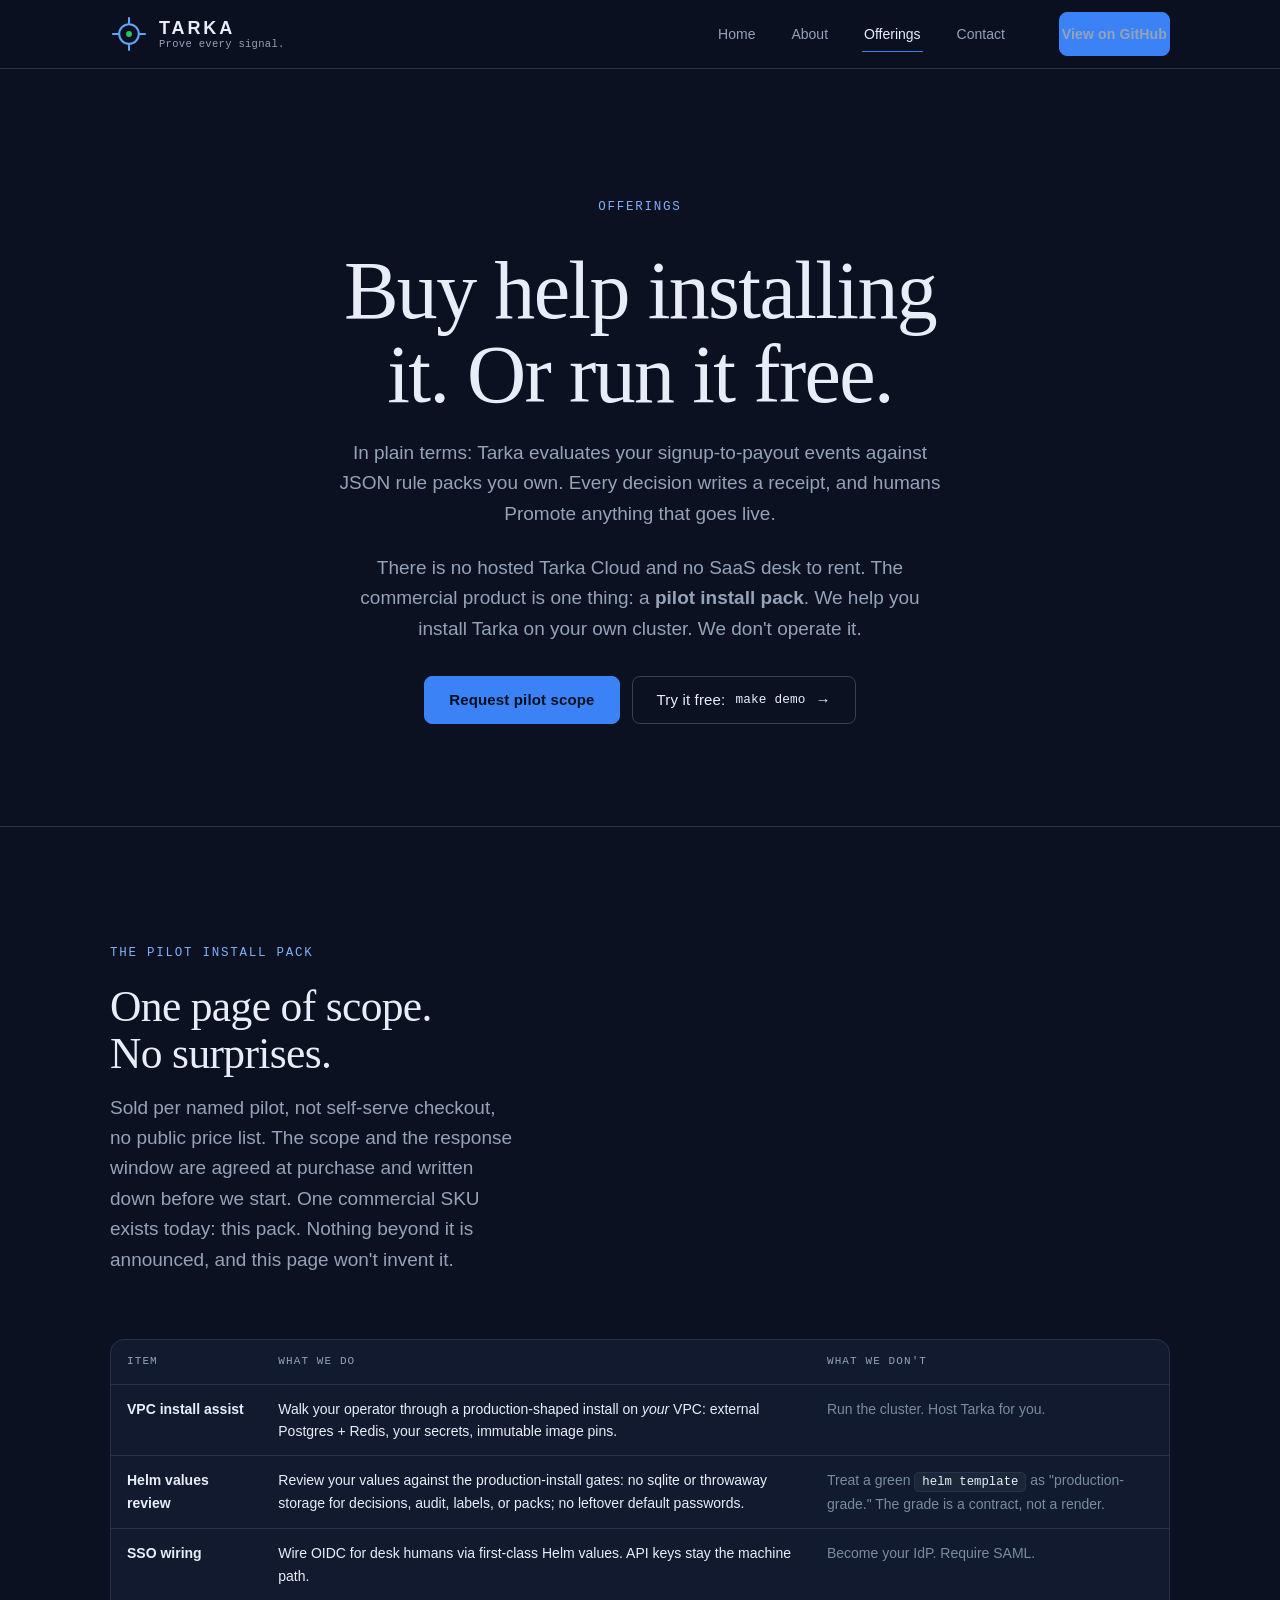
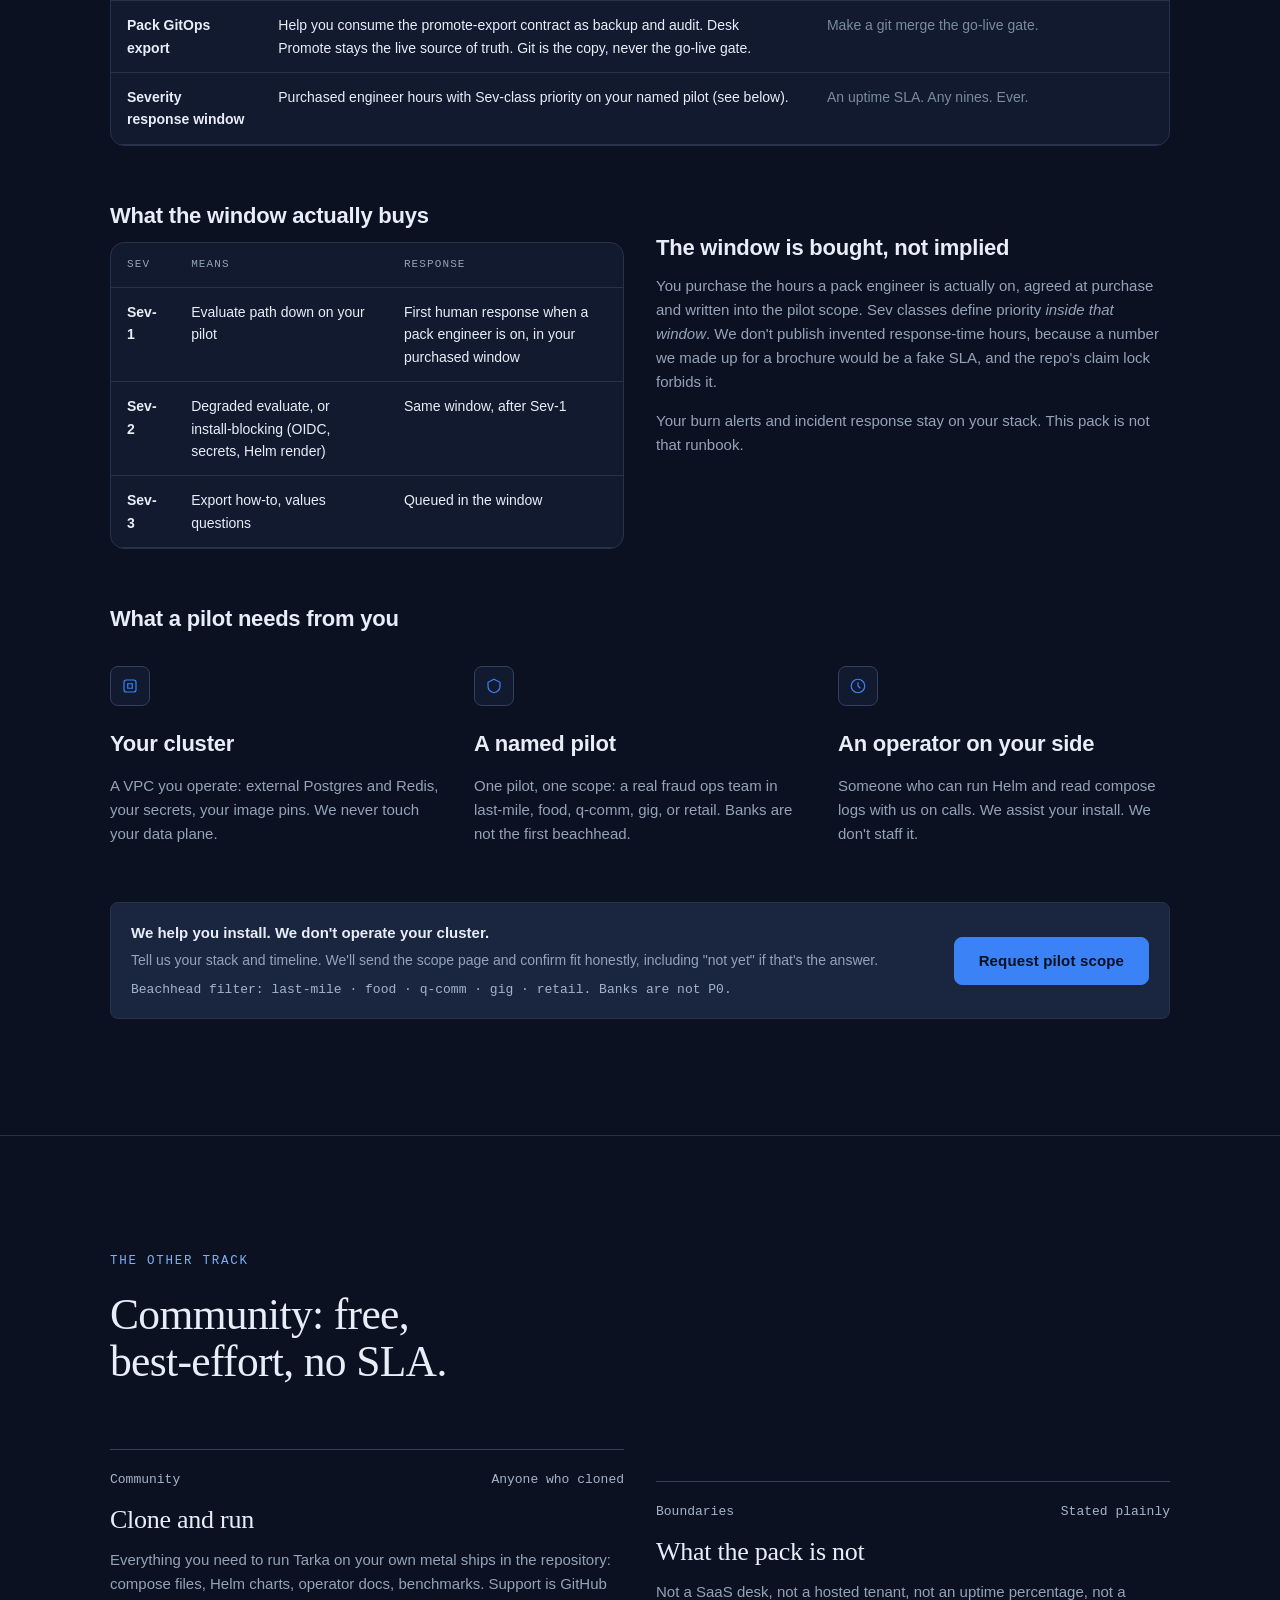
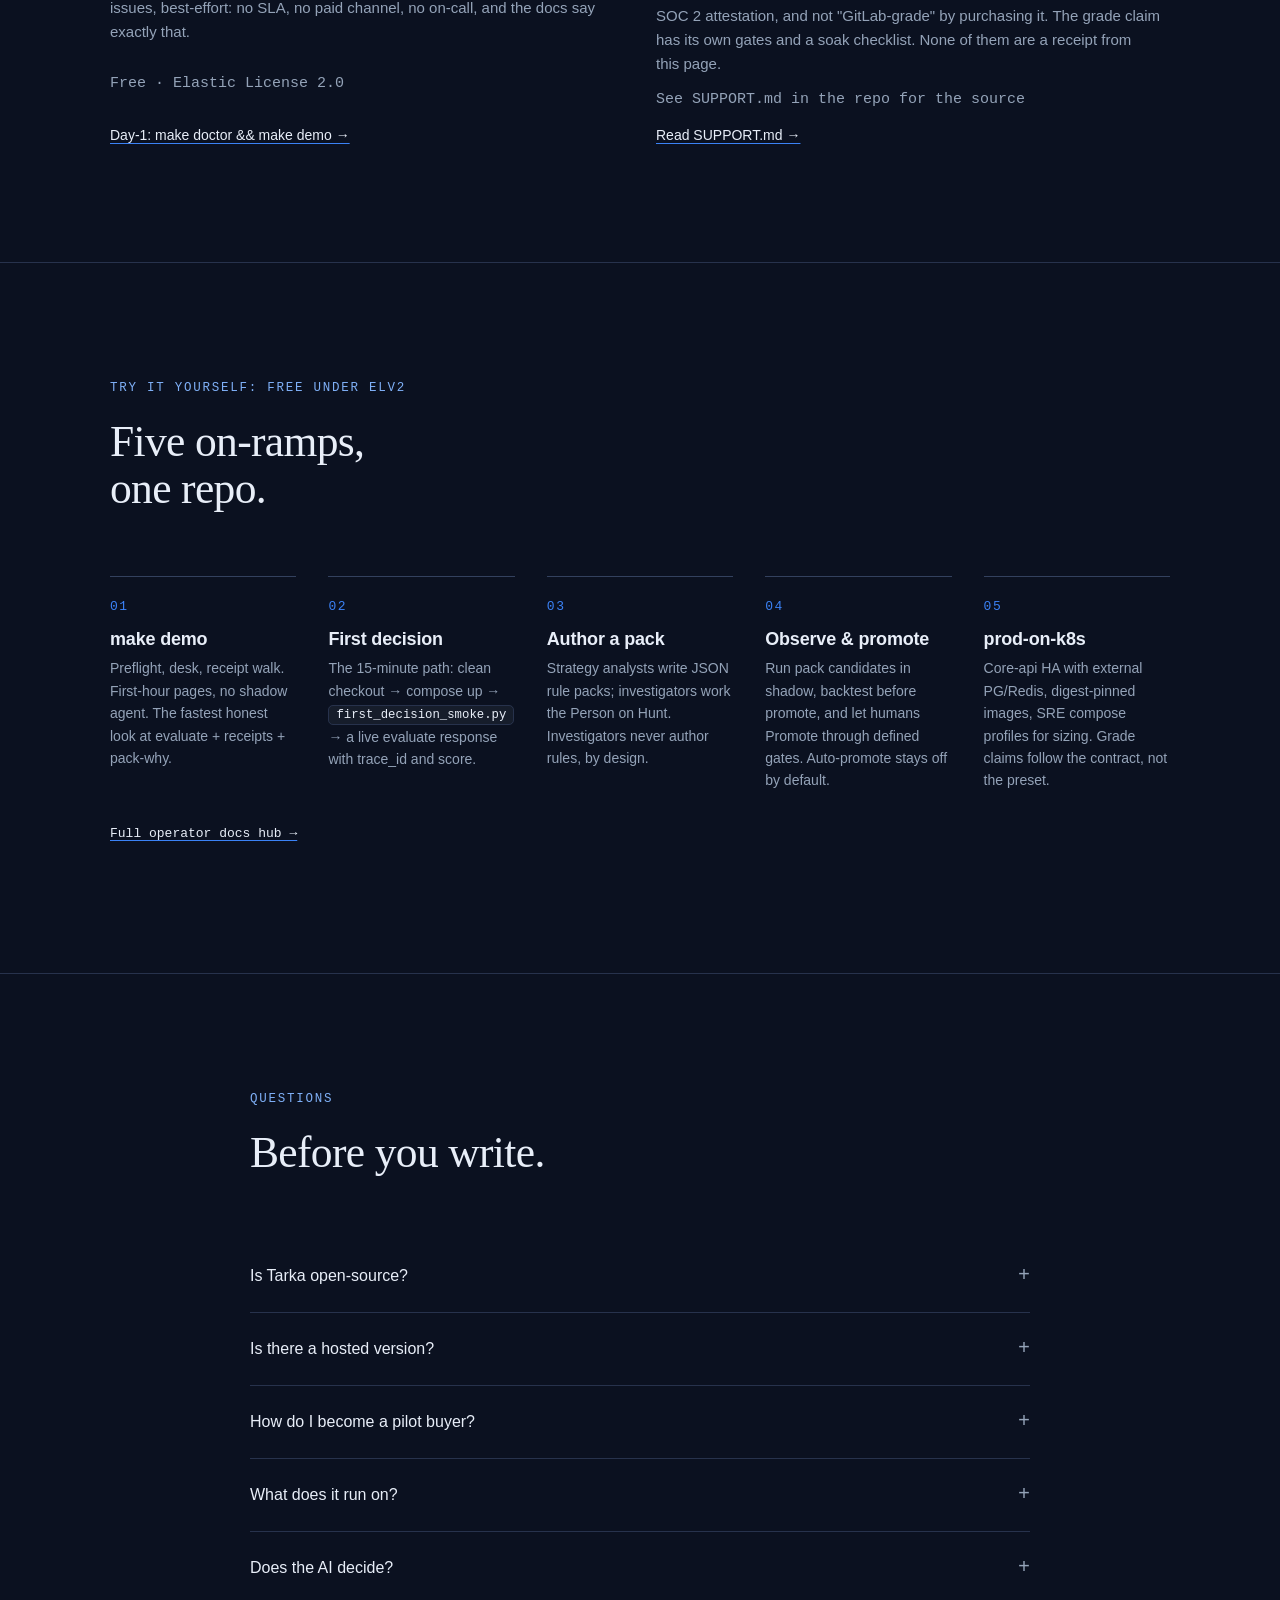
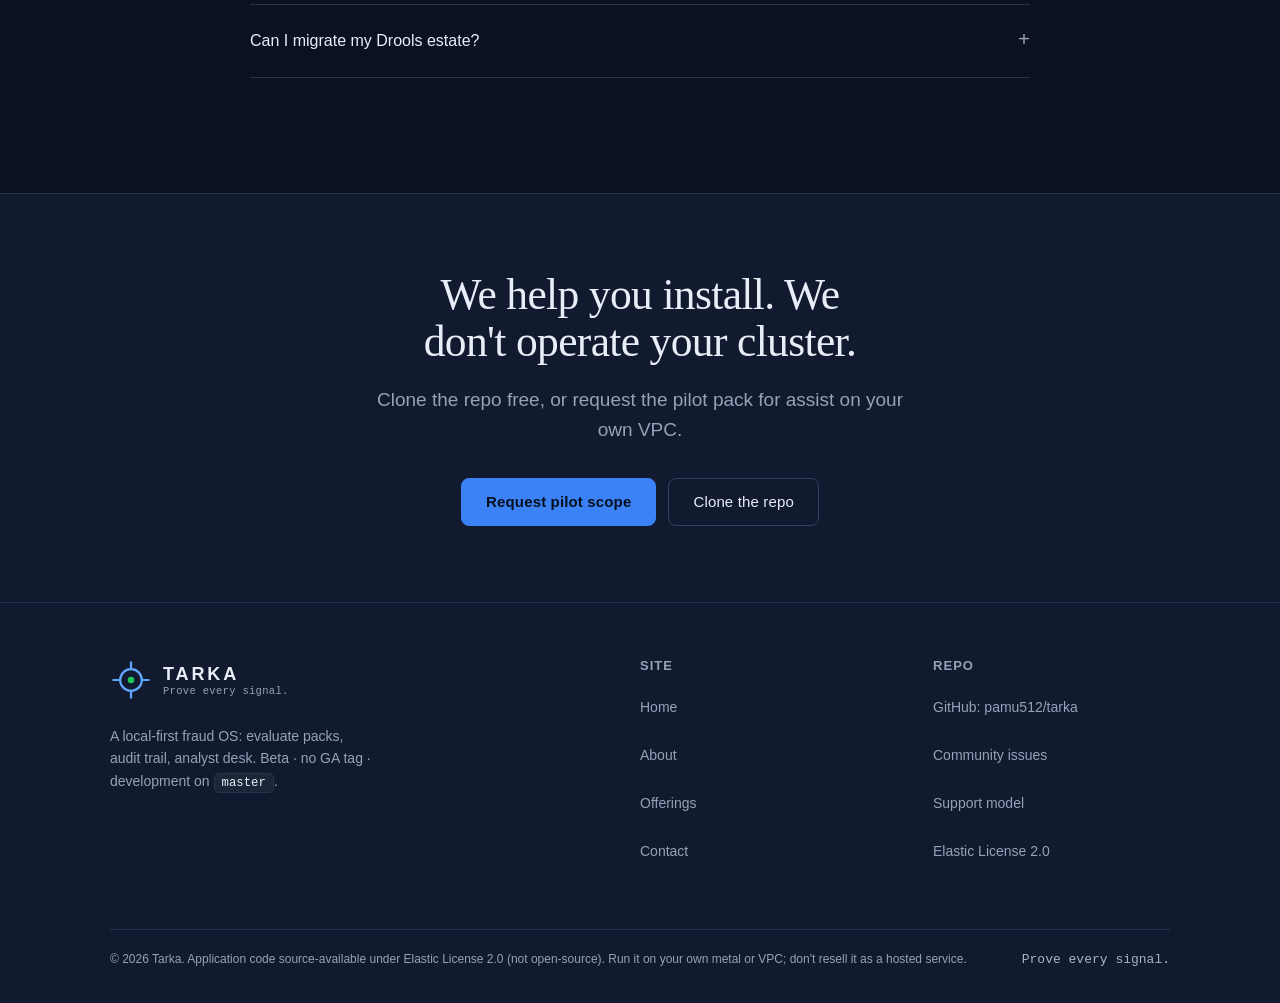
<file: offerings.html>
<!doctype html>
<!--
  TARKA · Offerings v3, buyer-path restructure per external review.
  Grounded in README + SUPPORT.md + CLAIM_LOCK. Note on severity language:
  SUPPORT.md forbids publishing response-time hours ("those would be fake
  SLAs"). The window is set at purchase. So the page explains the
  mechanism concretely without inventing numbers.
-->
<html lang="en">
<head>
  <meta charset="utf-8" />
  <meta name="viewport" content="width=device-width, initial-scale=1" />
  <title>Offerings: the pilot install pack · Tarka</title>
  <meta name="description" content="Run Tarka free under Elastic License 2.0, or buy the commercial self-host install pack: VPC install assist, Helm values review, SSO wiring, pack GitOps export help, and a purchased severity response window with Sev priority." />
  <link rel="canonical" href="./offerings.html" />
  <meta name="theme-color" content="#0b1120" />

  <meta property="og:type" content="website" />
  <meta property="og:site_name" content="Tarka" />
  <meta property="og:title" content="Offerings: the pilot install pack · Tarka" />
  <meta property="og:description" content="Free clone-and-run under ELv2. Commercial install pack: VPC assist, Helm review, SSO wiring, pack GitOps help, severity response intent." />
  <meta property="og:url" content="./offerings.html" />
  <meta property="og:image" content="assets/brand/tarka-logo-on-dark-bg.png" />
  <meta name="twitter:card" content="summary_large_image" />

  <link rel="icon" href="assets/favicon.svg" type="image/svg+xml" />
  <link rel="stylesheet" href="assets/main.css" />

</head>
<body>
  <a class="skip-link" href="#main">Skip to content</a>

  <header class="site-header">
    <div class="container site-header__inner">
      <a class="brand" href="index.html" aria-label="Tarka home">
        <img src="assets/brand/tarka-mark.svg" alt="" />
        <span class="brand-text"><span class="brand-word">TARKA</span><span class="brand-tag">Prove every signal.</span></span>
      </a>
      <button class="nav-toggle" aria-expanded="false" aria-controls="site-nav" aria-label="Menu">
        <svg viewBox="0 0 24 24" fill="none" stroke="currentColor" stroke-width="1.7" aria-hidden="true"><path d="M4 7h16M4 12h16M4 17h16"/></svg>
      </button>
      <nav class="site-nav" id="site-nav" aria-label="Primary">
        <a href="index.html">Home</a>
        <a href="about.html">About</a>
        <a href="offerings.html" aria-current="page">Offerings</a>
        <a href="contact.html">Contact</a>
        <a class="btn btn-primary btn-small" href="https://github.com/pamu512/tarka">View on GitHub</a>
      </nav>
    </div>
  </header>

  <main id="main">
    <!-- HERO: one commercial ask, one plain-language sentence -->
    <section class="section hero" data-od-id="hero-offerings">
      <div class="container hero-center">
        <p class="eyebrow">Offerings</p>
        <h1>Buy help installing it. Or run it free.</h1>
        <p class="lead">In plain terms: Tarka evaluates your signup-to-payout events against JSON rule packs you own. Every decision writes a receipt, and humans Promote anything that goes live.</p>
        <p class="lead" style="margin-top: -8px;">There is no hosted Tarka Cloud and no SaaS desk to rent. The commercial product is one thing: a <strong>pilot install pack</strong>. We help you install Tarka on your own cluster. We don't operate it.</p>
        <div class="hero-cta">
          <a class="btn btn-primary" href="contact.html?topic=commercial">Request pilot scope</a>
          <a class="btn btn-secondary btn-arrow" href="#try">Try it free: <span style="font-family: var(--font-mono); font-size: 0.85em;">make demo</span></a>
        </div>
      </div>
    </section>

    <!-- PILOT PACK: the one thing you can buy -->
    <section class="section" id="commercial" data-od-id="pilot-pack">
      <div class="container">
        <div class="section-head">
          <p class="eyebrow">The pilot install pack</p>
          <h2 class="h2">One page of scope. No surprises.</h2>
          <p class="lead" style="margin-top: 16px;">Sold per named pilot, not self-serve checkout, no public price list. The scope and the response window are agreed at purchase and written down before we start. One commercial SKU exists today: this pack. Nothing beyond it is announced, and this page won't invent it.</p>
        </div>

        <div class="ds-wrap">
          <table class="ds-table">
            <thead>
              <tr><th>Item</th><th>What we do</th><th>What we don't</th></tr>
            </thead>
            <tbody>
              <tr>
                <td><strong>VPC install assist</strong></td>
                <td>Walk your operator through a production-shaped install on <em>your</em> VPC: external Postgres + Redis, your secrets, immutable image pins.</td>
                <td class="no">Run the cluster. Host Tarka for you.</td>
              </tr>
              <tr>
                <td><strong>Helm values review</strong></td>
                <td>Review your values against the production-install gates: no sqlite or throwaway storage for decisions, audit, labels, or packs; no leftover default passwords.</td>
                <td class="no">Treat a green <code class="code-inline">helm template</code> as "production-grade." The grade is a contract, not a render.</td>
              </tr>
              <tr>
                <td><strong>SSO wiring</strong></td>
                <td>Wire OIDC for desk humans via first-class Helm values. API keys stay the machine path.</td>
                <td class="no">Become your IdP. Require SAML.</td>
              </tr>
              <tr>
                <td><strong>Pack GitOps export</strong></td>
                <td>Help you consume the promote-export contract as backup and audit. Desk Promote stays the live source of truth. Git is the copy, never the go-live gate.</td>
                <td class="no">Make a git merge the go-live gate.</td>
              </tr>
              <tr>
                <td><strong>Severity response window</strong></td>
                <td>Purchased engineer hours with Sev-class priority on your named pilot (see below).</td>
                <td class="no">An uptime SLA. Any nines. Ever.</td>
              </tr>
            </tbody>
          </table>
        </div>

        <!-- Severity, in concrete mechanism terms -->
        <div class="grid-2 stack-lg" style="margin-top: var(--gap-xl);">
          <div>
            <h3 class="h3" style="margin-bottom: var(--gap-sm);">What the window actually buys</h3>
            <div class="ds-wrap">
              <table class="ds-table" style="min-width: 0;">
                <thead>
                  <tr><th>Sev</th><th>Means</th><th>Response</th></tr>
                </thead>
                <tbody>
                  <tr><td><strong>Sev-1</strong></td><td>Evaluate path down on your pilot</td><td>First human response when a pack engineer is on, in your purchased window</td></tr>
                  <tr><td><strong>Sev-2</strong></td><td>Degraded evaluate, or install-blocking (OIDC, secrets, Helm render)</td><td>Same window, after Sev-1</td></tr>
                  <tr><td><strong>Sev-3</strong></td><td>Export how-to, values questions</td><td>Queued in the window</td></tr>
                </tbody>
              </table>
            </div>
          </div>
          <div>
            <h3 class="h3" style="margin-bottom: var(--gap-sm);">The window is bought, not implied</h3>
            <p style="color: var(--muted); font-size: 15px;">You purchase the hours a pack engineer is actually on, agreed at purchase and written into the pilot scope. Sev classes define priority <em>inside that window</em>. We don't publish invented response-time hours, because a number we made up for a brochure would be a fake SLA, and the repo's claim lock forbids it.</p>
            <p style="color: var(--muted); font-size: 15px;">Your burn alerts and incident response stay on your stack. This pack is not that runbook.</p>
          </div>
        </div>

        <!-- What a pilot needs -->
        <div class="stack-lg" style="margin-top: var(--gap-xl);">
          <h3 class="h3">What a pilot needs from you</h3>
          <div class="grid-3">
            <div class="feature">
              <div class="feature-mark">
                <svg viewBox="0 0 24 24" fill="none" stroke="currentColor" stroke-width="1.6" aria-hidden="true"><rect x="4" y="4" width="16" height="16" rx="3"/><path d="M9 9h6v6H9z"/></svg>
              </div>
              <h3>Your cluster</h3>
              <p>A VPC you operate: external Postgres and Redis, your secrets, your image pins. We never touch your data plane.</p>
            </div>
            <div class="feature">
              <div class="feature-mark">
                <svg viewBox="0 0 24 24" fill="none" stroke="currentColor" stroke-width="1.6" aria-hidden="true"><path d="M12 3l8 4v5c0 5-3.5 8-8 9-4.5-1-8-4-8-9V7l8-4z"/></svg>
              </div>
              <h3>A named pilot</h3>
              <p>One pilot, one scope: a real fraud ops team in last-mile, food, q-comm, gig, or retail. Banks are not the first beachhead.</p>
            </div>
            <div class="feature">
              <div class="feature-mark">
                <svg viewBox="0 0 24 24" fill="none" stroke="currentColor" stroke-width="1.6" aria-hidden="true"><circle cx="12" cy="12" r="9"/><path d="M12 7v5l3 3"/></svg>
              </div>
              <h3>An operator on your side</h3>
              <p>Someone who can run Helm and read compose logs with us on calls. We assist your install. We don't staff it.</p>
            </div>
          </div>
        </div>

        <!-- CTA with the lock line repeated -->
        <div class="panel" style="margin-top: var(--gap-xl); display: flex; align-items: center; justify-content: space-between; gap: var(--gap-lg); flex-wrap: wrap;">
          <div>
            <p style="margin: 0; color: var(--fg); font-weight: 600;">We help you install. We don't operate your cluster.</p>
            <p style="margin: 4px 0 0; color: var(--muted); font-size: 14px;">Tell us your stack and timeline. We'll send the scope page and confirm fit honestly, including "not yet" if that's the answer.</p>
            <p class="meta" style="margin: 8px 0 0;">Beachhead filter: last-mile · food · q-comm · gig · retail. Banks are not P0.</p>
          </div>
          <a class="btn btn-primary" href="contact.html?topic=commercial">Request pilot scope</a>
        </div>
      </div>
    </section>

    <!-- COMMUNITY TRACK -->
    <section class="section" id="community" data-od-id="tracks">
      <div class="container">
        <div class="section-head">
          <p class="eyebrow">The other track</p>
          <h2 class="h2">Community: free, best-effort, no SLA.</h2>
        </div>
        <div class="grid-2 stack-lg">
          <article class="plane-card">
            <span class="meta"><span>Community</span><span>Anyone who cloned</span></span>
            <h3>Clone and run</h3>
            <p>Everything you need to run Tarka on your own metal ships in the repository: compose files, Helm charts, operator docs, benchmarks. Support is GitHub issues, best-effort: no SLA, no paid channel, no on-call, and the docs say exactly that.</p>
            <p class="meta">Free · Elastic License 2.0</p>
            <a class="text-link" href="https://github.com/pamu512/tarka#day-1-clone-and-run" rel="noopener">Day-1: make doctor &amp;&amp; make demo →</a>
          </article>
          <article class="plane-card">
            <span class="meta"><span>Boundaries</span><span>Stated plainly</span></span>
            <h3>What the pack is not</h3>
            <p>Not a SaaS desk, not a hosted tenant, not an uptime percentage, not a SOC 2 attestation, and not "GitLab-grade" by purchasing it. The grade claim has its own gates and a soak checklist. None of them are a receipt from this page.</p>
            <p class="meta">See SUPPORT.md in the repo for the source</p>
            <a class="text-link" href="https://github.com/pamu512/tarka/blob/master/SUPPORT.md" rel="noopener">Read SUPPORT.md →</a>
          </article>
        </div>
      </div>
    </section>

    <!-- TRY IT YOURSELF: education, below the fold -->
    <section class="section" id="try" data-od-id="try">
      <div class="container">
        <div class="section-head">
          <p class="eyebrow">Try it yourself: free under ELv2</p>
          <h2 class="h2">Five on-ramps, one repo.</h2>
        </div>
        <div class="steps">
          <div class="step">
            <h3>make demo</h3>
            <p>Preflight, desk, receipt walk. First-hour pages, no shadow agent. The fastest honest look at evaluate + receipts + pack-why.</p>
          </div>
          <div class="step">
            <h3>First decision</h3>
            <p>The 15-minute path: clean checkout → compose up → <code class="code-inline">first_decision_smoke.py</code> → a live evaluate response with trace_id and score.</p>
          </div>
          <div class="step">
            <h3>Author a pack</h3>
            <p>Strategy analysts write JSON rule packs; investigators work the Person on Hunt. Investigators never author rules, by design.</p>
          </div>
          <div class="step">
            <h3>Observe &amp; promote</h3>
            <p>Run pack candidates in shadow, backtest before promote, and let humans Promote through defined gates. Auto-promote stays off by default.</p>
          </div>
          <div class="step">
            <h3>prod-on-k8s</h3>
            <p>Core-api HA with external PG/Redis, digest-pinned images, SRE compose profiles for sizing. Grade claims follow the contract, not the preset.</p>
          </div>
        </div>
        <p class="meta" style="margin-top: var(--gap-lg);"><a class="text-link" href="https://github.com/pamu512/tarka/blob/master/docs/INDEX.md" rel="noopener">Full operator docs hub →</a></p>
      </div>
    </section>

    <!-- FAQ -->
    <section class="section" id="faq" data-od-id="faq">
      <div class="container container--narrow">
        <div class="section-head">
          <p class="eyebrow">Questions</p>
          <h2 class="h2">Before you write.</h2>
        </div>
        <div>
          <details class="faq-item">
            <summary>Is Tarka open-source?</summary>
            <p>No. <strong>Source-available under Elastic License 2.0</strong>. You can clone, modify, and run it on your own metal or VPC for your own fraud operations. You may not provide Tarka to third parties as a hosted or managed service.</p>
          </details>
          <details class="faq-item">
            <summary>Is there a hosted version?</summary>
            <p>There is no hosted Tarka Cloud, no SaaS desk, and no resale SKU. The commercial offering is an install pack that helps you self-host. The buyer owns the cluster, the warehouse, and the queue.</p>
          </details>
          <details class="faq-item">
            <summary>How do I become a pilot buyer?</summary>
            <p>Use the contact form (fastest) or open a GitHub issue titled <code class="code-inline">[commercial] pilot scope request</code>. We'll ask about your stack, your fraud ops team, and your timeline, then send the one-page scope. If the fit isn't right (beta, beachhead, or readiness), we'll say so instead of selling you a pack.</p>
          </details>
          <details class="faq-item">
            <summary>What does it run on?</summary>
            <p>Docker Compose for the desk (Lite / demo / product skins) and Helm for Kubernetes (<code class="code-inline">prod-on-k8s</code> keeps frontend, desk, and Shadow off by default). Day-1 needs Docker, ~4 GB RAM, and ports 8000/8001/3000/5432/6379 free.</p>
          </details>
          <details class="faq-item">
            <summary>Does the AI decide?</summary>
            <p>No. The Rust evaluate engine decides from JSON packs. The optional LLM copilot (Advise) is forensics-only. It drafts and explains, never Promotes, never demotes, never decides. There is no Tarka-branded model.</p>
          </details>
          <details class="faq-item">
            <summary>Can I migrate my Drools estate?</summary>
            <p>There is no Drools / Groovy importer, and the docs don't pretend otherwise. JSON packs are the evaluate plane; migration is parallel / phased cutover only. A buyer assessment framework exists to decide CUT vs BAU honestly.</p>
          </details>
        </div>
      </div>
    </section>

    <!-- CTA -->
    <section class="section section--tight cta-strip" data-od-id="cta">
      <div class="container container--narrow">
        <h2 class="h2">We help you install. We don't operate your cluster.</h2>
        <p class="lead">Clone the repo free, or request the pilot pack for assist on your own VPC.</p>
        <div class="hero-cta">
          <a class="btn btn-primary" href="contact.html?topic=commercial">Request pilot scope</a>
          <a class="btn btn-secondary" href="https://github.com/pamu512/tarka" rel="noopener">Clone the repo</a>
        </div>
      </div>
    </section>
  </main>

  <footer class="site-footer">
    <div class="container">
      <div class="site-footer__grid">
        <div>
          <span class="brand">
            <img src="assets/brand/tarka-mark.svg" alt="" />
            <span class="brand-text"><span class="brand-word">TARKA</span><span class="brand-tag">Prove every signal.</span></span>
          </span>
          <p style="margin-top: 16px;">A local-first fraud OS: evaluate packs, audit trail, analyst desk. Beta · no GA tag · development on <code class="code-inline">master</code>.</p>
        </div>
        <nav aria-label="Footer">
          <h2>Site</h2>
          <ul>
            <li><a href="index.html">Home</a></li>
            <li><a href="about.html">About</a></li>
            <li><a href="offerings.html">Offerings</a></li>
            <li><a href="contact.html">Contact</a></li>
          </ul>
        </nav>
        <div>
          <h2>Repo</h2>
          <ul>
            <li><a href="https://github.com/pamu512/tarka" rel="noopener">GitHub: pamu512/tarka</a></li>
            <li><a href="https://github.com/pamu512/tarka/issues" rel="noopener">Community issues</a></li>
            <li><a href="https://github.com/pamu512/tarka/blob/master/SUPPORT.md" rel="noopener">Support model</a></li>
            <li><a href="https://github.com/pamu512/tarka/blob/master/LICENSE" rel="noopener">Elastic License 2.0</a></li>
          </ul>
        </div>
      </div>
      <div class="site-footer__legal">
        <span>© <span id="year">2026</span> Tarka. Application code source-available under Elastic License 2.0 (not open-source). Run it on your own metal or VPC; don't resell it as a hosted service.</span>
        <span class="meta">Prove every signal.</span>
      </div>
    </div>
  </footer>

  <script src="assets/main.js" defer></script>
</body>
</html>
</file>
<file: assets/main.css>
/* ============================================================
   TARKA: shared stylesheet  v2 (repo-grounded rebrand)
   Brand: Tarka fraud OS. "Prove every signal."
   Surfaces from frontend/src/index.css (slate scale), brand blue
   #3b82f6, decision triad green/amber/red. Discipline: 11 Build
   (restraint, whitespace, typographic hierarchy) on a dark desk.
   ============================================================ */

/* ---------- tokens ---------- */
:root {
  --bg:        #0b1120;   /* page: surface-950            */
  --surface:   #111a2e;   /* raised cards: surface-900     */
  --surface-2: #1a2540;   /* hover / sunken: surface-800   */
  --fg:        #e8eef8;   /* primary text: gray-100        */
  --muted:     #94a3b8;   /* secondary: gray-400           */
  --faint:     #7a8ba0;   /* captions, readable on raised cards */
  --border:    #27324c;   /* hairlines: surface-700        */
  --border-2:  #33415e;   /* emphasis hairline: surface-600*/

  --accent:      #3b82f6; /* brand blue: brand-500         */
  --accent-deep: #2563eb; /* hover: brand-600              */
  --accent-soft: rgba(59, 130, 246, 0.14);
  --ink-soft:    rgba(232, 238, 248, 0.05);

  --allow:   #22c55e;   /* decision-allow  */
  --review:  #f59e0b;   /* decision-review */
  --deny:    #ef4444;   /* decision-deny   */
  --allow-soft:  rgba(34, 197, 94, 0.13);
  --review-soft: rgba(245, 158, 11, 0.13);
  --deny-soft:   rgba(239, 68, 68, 0.12);
  --success: var(--allow);
  --success-soft: var(--allow-soft);
  --danger: #f87171;
  --danger-soft: rgba(248, 113, 113, 0.12);

  --font-display: 'Instrument Serif', 'Iowan Old Style', Georgia, 'Times New Roman', serif;
  --font-body: -apple-system, BlinkMacSystemFont, 'Segoe UI', 'Helvetica Neue', Helvetica, Arial, sans-serif;
  --font-mono: ui-monospace, 'SF Mono', 'Cascadia Mono', Menlo, Consolas, monospace;

  --fs-display: clamp(46px, 6.4vw, 84px);
  --fs-h1:      clamp(40px, 5vw, 64px);
  --fs-h2:      clamp(30px, 3.4vw, 44px);
  --fs-h3:      22px;
  --fs-lead:    19px;
  --fs-body:    16px;
  --fs-small:   14px;
  --fs-meta:    13px;

  --gap-xs: 8px;  --gap-sm: 12px; --gap-md: 20px; --gap-lg: 32px;
  --gap-xl: 56px; --gap-2xl: 96px;

  --container: 1140px;
  --gutter: 24px;
  --radius: 8px;
  --radius-lg: 14px;

  --shadow-soft: 0 1px 2px rgba(2, 6, 17, 0.5), 0 10px 32px rgba(2, 6, 17, 0.45);
  --ease-out: cubic-bezier(0.22, 0.61, 0.21, 1);
}

@media (min-width: 900px) { :root { --gutter: 40px; } }

/* ---------- reset & base ---------- */
*, *::before, *::after { box-sizing: border-box; }
html { -webkit-text-size-adjust: 100%; scroll-behavior: smooth; }
@media (prefers-reduced-motion: reduce) { html { scroll-behavior: auto; } }

body {
  margin: 0;
  background: var(--bg);
  color: var(--fg);
  font-family: var(--font-body);
  font-size: var(--fs-body);
  line-height: 1.6;
  text-rendering: optimizeLegibility;
  -webkit-font-smoothing: antialiased;
}

img, svg { display: block; max-width: 100%; }
a { color: inherit; text-decoration: none; }
button { font: inherit; cursor: pointer; }
input, select, textarea { font: inherit; }
p { margin: 0 0 1em; text-wrap: pretty; }
h1, h2, h3, h4 { margin: 0; text-wrap: balance; line-height: 1.08; }
ul, ol { margin: 0; padding: 0; }
figcaption { margin: 0; }

::selection { background: var(--accent-soft); color: var(--fg); }

:focus-visible {
  outline: 2px solid var(--accent);
  outline-offset: 3px;
  border-radius: 2px;
}

.skip-link {
  position: absolute; left: 16px; top: -60px;
  background: var(--fg); color: var(--bg);
  padding: 10px 18px; border-radius: var(--radius);
  z-index: 100; font-size: var(--fs-small);
  transition: top 0.15s ease;
}
.skip-link:focus { top: 14px; }

/* ---------- layout primitives ---------- */
.container { max-width: var(--container); margin-inline: auto; padding-inline: var(--gutter); }
.container--narrow { max-width: 860px; }

.section { padding-block: clamp(64px, 9vw, 128px); }
.section + .section { border-top: 1px solid var(--border); }
.section--tight { padding-block: clamp(48px, 6vw, 80px); }

.stack { display: flex; flex-direction: column; }
.stack > * + * { margin-top: var(--gap-md); }
.stack-lg > * + * { margin-top: var(--gap-lg); }

.row { display: flex; align-items: center; gap: var(--gap-md); }
.row-between { display: flex; align-items: center; justify-content: space-between; gap: var(--gap-md); flex-wrap: wrap; }

.grid-2 { display: grid; grid-template-columns: repeat(2, 1fr); gap: var(--gap-lg); }
.grid-3 { display: grid; grid-template-columns: repeat(3, 1fr); gap: var(--gap-lg); }
.grid-2-1 { display: grid; grid-template-columns: 1.9fr 1fr; gap: clamp(40px, 5vw, 80px); align-items: start; }

.grid-2 > *,
.grid-3 > *,
.grid-2-1 > *,
.hero-split > *,
.split-media > *,
.step {
  min-width: 0;
}

@media (max-width: 980px) {
  .grid-3 { grid-template-columns: 1fr; gap: var(--gap-md); }
  .grid-2 { grid-template-columns: 1fr; }
  .grid-2-1 { grid-template-columns: 1fr; }
}

/* ---------- type ---------- */
.display, h1 {
  font-family: var(--font-display);
  font-size: var(--fs-display);
  font-weight: 400;
  letter-spacing: -0.02em;
  line-height: 1.03;
}
.h1 { font-family: var(--font-display); font-size: var(--fs-h1); font-weight: 400; letter-spacing: -0.018em; }
.h2, h2 {
  font-family: var(--font-display);
  font-size: var(--fs-h2);
  font-weight: 400;
  letter-spacing: -0.015em;
}
.h3, h3 { font-size: var(--fs-h3); font-weight: 600; letter-spacing: -0.01em; line-height: 1.3; }
.lead { font-size: var(--fs-lead); line-height: 1.6; color: var(--muted); max-width: 58ch; }
.small { font-size: var(--fs-small); }
.meta { font-family: var(--font-mono); font-size: var(--fs-meta); color: #a5b4c9; }
.num  { font-family: var(--font-mono); font-variant-numeric: tabular-nums; }

.eyebrow {
  font-family: var(--font-mono);
  font-size: 12.5px;
  letter-spacing: 0.14em;
  text-transform: uppercase;
  color: #7fb0f7;
  margin: 0 0 var(--gap-md);
}
.eyebrow--muted { color: var(--muted); }

.prose { max-width: 65ch; }
.prose p { color: var(--muted); }
.prose p strong, .prose li strong { color: var(--fg); }
.prose ul, .prose ol { color: var(--muted); padding-left: 1.2em; }
.prose li + li { margin-top: 6px; }

a.text-link {
  color: var(--fg);
  text-decoration: underline;
  text-decoration-color: var(--accent);
  text-decoration-thickness: 1px;
  text-underline-offset: 3px;
  transition: color 0.15s ease;
}
a.text-link:hover { color: var(--accent); }

code, .code-inline {
  font-family: var(--font-mono);
  font-size: 0.88em;
  background: var(--ink-soft);
  border: 1px solid var(--border);
  border-radius: 5px;
  padding: 2px 7px;
  color: var(--fg);
  word-break: break-word;
}

/* terminal-style code block */
.terminal {
  background: #060b16;
  border: 1px solid var(--border);
  border-radius: var(--radius-lg);
  overflow: hidden;
  min-width: 0;
  max-width: 100%;
  box-shadow: var(--shadow-soft);
}
.terminal-bar {
  display: flex; align-items: center; gap: 8px;
  padding: 10px 16px;
  border-bottom: 1px solid var(--border);
  background: rgba(232, 238, 248, 0.02);
}
.terminal-dot { width: 11px; height: 11px; border-radius: 50%; background: var(--border-2); }
.terminal-dot--r { background: #ff5f57; } .terminal-dot--y { background: #febc2e; } .terminal-dot--g { background: #28c840; }
.terminal-title { font-family: var(--font-mono); font-size: 11px; color: var(--faint); margin-left: 6px; letter-spacing: 0.06em; }
.terminal pre {
  margin: 0; padding: 18px 20px;
  font-family: var(--font-mono); font-size: 13px; line-height: 1.75;
  color: #c9d6ef; overflow-x: auto;
}
.terminal pre .c { color: #8fa3c4; }               /* comment   */
.terminal pre .k { color: var(--accent); }          /* key/prompt*/
.terminal pre .s { color: #7dd3fc; }                /* string    */
.terminal pre .ok { color: var(--allow); font-weight: 600; }
.terminal pre .warn { color: var(--review); font-weight: 600; }
.terminal pre .deny { color: var(--deny); font-weight: 600; }

/* ---------- header / nav ---------- */
.site-header {
  position: sticky; top: 0; z-index: 40;
  background: rgba(11, 17, 32, 0.88);
  backdrop-filter: blur(14px);
  -webkit-backdrop-filter: blur(14px);
  border-bottom: 1px solid var(--border);
}
.site-header__inner {
  display: flex; align-items: center; justify-content: space-between;
  min-height: 68px; gap: var(--gap-lg);
}
.brand { display: inline-flex; align-items: center; gap: 11px; }
.brand img { height: 38px; width: auto; }
.brand-text { display: flex; flex-direction: column; line-height: 1.15; }
.brand-word {
  font-weight: 800; font-size: 18px; letter-spacing: 0.16em; color: var(--fg);
}
.brand-tag {
  font-family: var(--font-mono); font-size: 10.5px; color: var(--muted);
  letter-spacing: 0.03em; display: block;
}
.site-nav { display: flex; align-items: center; gap: var(--gap-lg); }
.site-nav a {
  font-size: var(--fs-small);
  color: var(--muted);
  padding: 8px 2px;
  min-height: 44px;
  display: inline-flex;
  align-items: center;
  position: relative;
  transition: color 0.15s ease;
}
.site-nav a::after {
  content: '';
  position: absolute; left: 0; right: 100%; bottom: 4px;
  border-bottom: 1px solid var(--accent);
  transition: right 0.2s var(--ease-out);
}
.site-nav a:hover { color: var(--fg); }
.site-nav a:hover::after, .site-nav a[aria-current="page"]::after { right: 0; }
.site-nav a[aria-current="page"] { color: var(--fg); }
.site-header .btn { margin-left: var(--gap-md); }

.nav-toggle {
  display: none;
  background: none; border: 1px solid var(--border); border-radius: var(--radius);
  width: 44px; height: 44px; align-items: center; justify-content: center;
}
.nav-toggle svg { width: 20px; height: 20px; color: var(--fg); }

@media (max-width: 860px) {
  .nav-toggle { display: inline-flex; }
  .site-nav {
    display: none;
    position: absolute; top: 100%; left: 0; right: 0;
    background: var(--bg);
    border-bottom: 1px solid var(--border);
    flex-direction: column; align-items: flex-start;
    padding: var(--gap-md) var(--gutter) var(--gap-lg);
    gap: var(--gap-sm);
  }
  .site-nav.is-open { display: flex; }
  .site-nav a { font-size: 17px; padding: 10px 0; width: 100%; }
  .site-nav a::after { display: none; }
  .site-header .btn { margin-left: 0; margin-top: var(--gap-sm); }
}

/* ---------- buttons ---------- */
.btn {
  display: inline-flex; align-items: center; justify-content: center; gap: 10px;
  min-height: 44px;
  padding: 11px 24px;
  border-radius: var(--radius);
  border: 1px solid transparent;
  font-size: 15px;
  font-weight: 500;
  letter-spacing: 0.01em;
  transition: background 0.16s ease, border-color 0.16s ease, color 0.16s ease, transform 0.05s ease;
}
.btn:active { transform: translateY(1px); }
.btn[disabled], .btn[aria-disabled="true"] { opacity: 0.55; cursor: not-allowed; transform: none; }
.btn-primary { background: var(--accent); color: #06101f; border-color: var(--accent); font-weight: 600; }
.btn-primary:hover:not([disabled]) { background: #60a5fa; border-color: #60a5fa; }
.btn-secondary { background: transparent; color: var(--fg); border-color: var(--border-2); }
.btn-secondary:hover:not([disabled]) { border-color: var(--fg); background: var(--ink-soft); }
.btn-ghost { background: transparent; color: var(--fg); border-color: transparent; padding-inline: 8px; }
.btn-ghost:hover:not([disabled]) { color: var(--accent); }
.btn-small { min-height: 44px; padding: 7px 14px; font-size: 13px; }
.btn-arrow::after { content: '\2192'; transition: transform 0.16s var(--ease-out); }
.btn-arrow:hover::after { transform: translateX(3px); }

/* ---------- hero ---------- */
.hero { padding-block: clamp(72px, 10vw, 150px) clamp(56px, 8vw, 110px); }
.hero-split {
  display: grid;
  grid-template-columns: 1.05fr 0.95fr;
  gap: clamp(40px, 6vw, 96px);
  align-items: center;
}
@media (max-width: 920px) { .hero-split { grid-template-columns: 1fr; } }
.hero h1 { margin-bottom: var(--gap-md); max-width: 15ch; }
.hero .lead { margin-bottom: var(--gap-lg); }
.hero-center { text-align: center; }
.hero-center h1, .hero-center .h1 { max-width: 18ch; margin-inline: auto; }
.hero-center .lead { margin-inline: auto; }
.hero-center .eyebrow { margin-bottom: var(--gap-lg); }
.hero-cta { display: flex; gap: var(--gap-sm); flex-wrap: wrap; }
.hero-center .hero-cta { justify-content: center; }

/* decision-pills: ALLOW / REVIEW / DENY strip */
.decision-pills { display: flex; gap: var(--gap-sm); flex-wrap: wrap; }
.decision-pill {
  display: inline-flex; align-items: center; gap: 8px;
  font-family: var(--font-mono); font-size: 13.5px; letter-spacing: 0.08em;
  padding: 8px 16px; border-radius: 999px; border: 1px solid;
}
.decision-pill::before { content: ''; width: 8px; height: 8px; border-radius: 50%; background: currentColor; }
.decision-pill--allow { color: var(--allow); border-color: rgba(34,197,94,0.35); background: var(--allow-soft); }
.decision-pill--review { color: var(--review); border-color: rgba(245,158,11,0.35); background: var(--review-soft); }
.decision-pill--deny { color: var(--deny); border-color: rgba(239,68,68,0.35); background: var(--deny-soft); }

/* hero visual = terminal */
.hero-terminal { min-width: 0; }

/* ---------- sections & blocks ---------- */
.section-head { max-width: 46ch; margin-bottom: clamp(40px, 5vw, 72px); }
.section-head .h2 { margin-top: var(--gap-sm); }
.section-head--right { margin-left: auto; text-align: left; }

.feature { display: flex; flex-direction: column; gap: var(--gap-sm); }
.feature-mark {
  width: 40px; height: 40px;
  display: grid; place-items: center;
  border: 1px solid var(--border-2);
  border-radius: var(--radius);
  color: var(--accent);
  margin-bottom: var(--gap-sm);
  background: var(--surface);
}
.feature-mark svg { width: 18px; height: 18px; }
.feature h3 { margin-bottom: 4px; }
.feature p { color: var(--muted); font-size: 15px; margin: 0; }

/* split */
.split-media {
  display: grid; grid-template-columns: 1fr 1fr;
  gap: clamp(40px, 6vw, 88px); align-items: center;
}
@media (max-width: 920px) { .split-media { grid-template-columns: 1fr; } }

/* collection cards → plane cards */
.plane-card {
  display: flex; flex-direction: column; gap: var(--gap-sm);
  border-top: 1px solid var(--border-2);
  padding-top: var(--gap-md);
  transition: border-color 0.2s ease;
}
.plane-card:hover { border-top-color: var(--accent); }
.plane-card .meta { display: flex; justify-content: space-between; }
.plane-card h3 { font-size: 26px; font-family: var(--font-display); font-weight: 400; }
.plane-card p { color: var(--muted); font-size: 15px; margin: 0; flex-grow: 1; }
.plane-card .text-link { font-size: var(--fs-small); }

/* log rows */
.log-list { border-top: 1px solid var(--border); }
.log-row {
  display: grid;
  grid-template-columns: 130px 1fr;
  gap: var(--gap-lg);
  padding: 26px 0;
  border-bottom: 1px solid var(--border);
  align-items: baseline;
}
.log-row .meta { color: var(--muted); }
.log-row h3 { font-size: 20px; margin-bottom: 4px; }
.log-row p { margin: 0; color: var(--muted); font-size: 15px; }
@media (max-width: 680px) {
  .log-row { grid-template-columns: 1fr; gap: 6px; padding: 20px 0; }
}

/* journey steps (progressive friction) */
.steps { counter-reset: step; display: grid; gap: var(--gap-lg); }
@media (min-width: 860px) { .steps { grid-template-columns: repeat(5, 1fr); } }
.step { counter-increment: step; border-top: 1px solid var(--border-2); padding-top: var(--gap-md); }
.step::before {
  content: counter(step, decimal-leading-zero);
  font-family: var(--font-mono); font-size: 13px;
  letter-spacing: 0.12em; color: var(--accent);
  display: block; margin-bottom: 10px;
}
.step h3 { font-size: 18px; margin-bottom: 6px; }
.step p { color: var(--muted); font-size: 14px; margin: 0; }

/* conviction quote */
.credo { text-align: center; }
.credo blockquote {
  font-family: var(--font-display);
  font-size: clamp(28px, 3.6vw, 44px);
  line-height: 1.22;
  letter-spacing: -0.01em;
  max-width: 26ch;
  margin: 0 auto var(--gap-md);
  text-wrap: balance;
}
.credo blockquote em { font-style: italic; color: var(--accent); }
.credo figcaption { font-family: var(--font-mono); font-size: 12px; letter-spacing: 0.12em; text-transform: uppercase; color: var(--muted); }

/* CTA strip */
.cta-strip { text-align: center; background: var(--surface); }
.cta-strip .h2 { max-width: 24ch; margin-inline: auto; }
.cta-strip .lead { margin: var(--gap-md) auto var(--gap-lg); }
.cta-strip .hero-cta { justify-content: center; }

/* ---------- tables (stack matrix) ---------- */
.ds-wrap {
  overflow-x: auto;
  min-width: 0;
  max-width: 100%;
  border: 1px solid var(--border);
  border-radius: var(--radius-lg);
  background: var(--surface);
}
.ds-wrap .ds-table { min-width: 420px; }
.ds-wrap .ds-table caption { padding: 14px 16px 8px; }
.ds-wrap .ds-table th, .ds-wrap .ds-table td { background: transparent; position: static; }

.ds-table { width: 100%; border-collapse: collapse; font-size: 14px; }
.ds-table th, .ds-table td { padding: 13px 16px; text-align: left; border-bottom: 1px solid var(--border); vertical-align: top; }
.ds-table th { color: var(--muted); font-weight: 500; font-family: var(--font-mono); font-size: 11px; letter-spacing: 0.1em; text-transform: uppercase; background: var(--surface-2); position: sticky; top: 0; }
.ds-table tbody tr:hover { background: var(--ink-soft); }
.ds-table .num-col { font-family: var(--font-mono); font-variant-numeric: tabular-nums; white-space: nowrap; }

/* check / cross matrix cells */
.yes { color: var(--allow); font-weight: 600; }
.no  { color: var(--faint); }

/* ---------- forms ---------- */
.form-card {
  background: var(--surface);
  border: 1px solid var(--border);
  border-radius: var(--radius-lg);
  padding: clamp(24px, 4vw, 44px);
  box-shadow: var(--shadow-soft);
}
.form-grid { display: grid; grid-template-columns: 1fr 1fr; gap: var(--gap-md) var(--gap-lg); }
@media (max-width: 680px) { .form-grid { grid-template-columns: 1fr; } }
.field { display: flex; flex-direction: column; gap: 7px; }
.field--full { grid-column: 1 / -1; }
.field label { font-size: var(--fs-small); font-weight: 500; color: var(--fg); }
.field .field-hint { font-size: 12px; color: var(--muted); }
.field-label-row { display: flex; justify-content: space-between; align-items: baseline; gap: 8px; }

.input, .select, .textarea {
  width: 100%;
  min-height: 46px;
  padding: 11px 14px;
  border: 1px solid var(--border-2);
  border-radius: var(--radius);
  background: #0c1425;
  color: var(--fg);
  font-size: 15px;
  transition: border-color 0.15s ease, box-shadow 0.15s ease;
}
.textarea { min-height: 130px; resize: vertical; line-height: 1.55; }
.select {
  appearance: none;
  background-image: url("data:image/svg+xml,%3Csvg xmlns='http://www.w3.org/2000/svg' width='12' height='8' viewBox='0 0 12 8'%3E%3Cpath d='M1 1.5 6 6.5 11 1.5' fill='none' stroke='%2394a3b8' stroke-width='1.5' stroke-linecap='round'/%3E%3C/svg%3E");
  background-repeat: no-repeat;
  background-position: right 14px center;
  padding-right: 38px;
}
.input:focus-visible, .select:focus-visible, .textarea:focus-visible {
  outline: 2px solid var(--accent);
  outline-offset: 2px;
  border-color: var(--accent);
}
.input:user-invalid, .select:user-invalid, .textarea:user-invalid {
  border-color: var(--deny);
  background: var(--deny-soft);
}
.input:user-invalid:focus-visible, .select:user-invalid:focus-visible, .textarea:user-invalid:focus-visible {
  outline: 2px solid var(--deny);
  outline-offset: 2px;
  border-color: var(--deny);
}

.field-error { display: none; font-size: 13px; color: var(--danger); font-weight: 500; }
.field.is-invalid .field-error { display: flex; gap: 6px; align-items: baseline; }
.field.is-invalid .input, .field.is-invalid .select, .field.is-invalid .textarea { border-color: var(--deny); }

.form-status { margin-top: var(--gap-md); }
.form-note { font-size: 12px; color: var(--muted); margin-top: var(--gap-md); }

.error-summary {
  display: none;
  border: 1px solid var(--deny);
  background: var(--deny-soft);
  border-radius: var(--radius);
  padding: 16px 20px;
  margin-bottom: var(--gap-lg);
}
.error-summary.is-visible { display: block; }
.error-summary h2 { font-size: 16px; color: var(--danger); font-family: var(--font-body); font-weight: 600; margin-bottom: 8px; }
.error-summary ul { list-style: none; padding: 0; margin: 0; }
.error-summary a { color: var(--danger); text-decoration: underline; text-underline-offset: 2px; font-size: 14px; }
.error-summary a:hover { color: var(--fg); }

.panel { border-radius: var(--radius); padding: 18px 20px; font-size: 15px; border: 1px solid var(--border); background: var(--surface-2); }
.panel--success { border-color: var(--allow); background: var(--allow-soft); }
.panel--success strong { color: var(--allow); }
.panel--error { border-color: var(--deny); background: var(--deny-soft); }
.panel--error strong { color: var(--danger); }

.form-success { text-align: center; padding: clamp(32px, 5vw, 56px) clamp(16px, 3vw, 40px); }
.form-success .ref {
  font-family: var(--font-mono); font-size: 14px; letter-spacing: 0.08em; color: var(--fg);
  background: var(--bg); border: 1px dashed var(--border-2); border-radius: var(--radius);
  display: inline-block; padding: 8px 16px; margin: var(--gap-md) 0;
}
.success-mark {
  width: 52px; height: 52px; margin: 0 auto var(--gap-md);
  border-radius: 50%; border: 1px solid var(--allow); color: var(--allow);
  display: grid; place-items: center;
}
.success-mark svg { width: 24px; height: 24px; }

.hp-field { position: absolute !important; left: -9999px; top: -9999px; width: 1px; height: 1px; overflow: hidden; }

/* ---------- aside / details panel ---------- */
.aside-panel { border-top: 2px solid var(--border-2); padding-top: var(--gap-md); }
.aside-panel + .aside-panel { margin-top: var(--gap-xl); }
.aside-panel h2 { font-size: 15px; font-family: var(--font-body); font-weight: 600; letter-spacing: 0.06em; text-transform: uppercase; margin-bottom: var(--gap-sm); }
.aside-panel p { font-size: 15px; color: var(--muted); }
.aside-panel a { color: var(--fg); }
.aside-panel .detail-list { list-style: none; }
.aside-panel .detail-list li { display: flex; justify-content: space-between; gap: 12px; padding: 9px 0; border-bottom: 1px solid var(--border); font-size: 14px; }
.aside-panel .detail-list li span:first-child { color: var(--muted); }

/* FAQ */
.faq-item { border-bottom: 1px solid var(--border); }
.faq-item summary {
  cursor: pointer; list-style: none;
  display: flex; justify-content: space-between; align-items: center; gap: var(--gap-md);
  padding: 20px 0; font-weight: 500; min-height: 44px;
}
.faq-item summary::-webkit-details-marker { display: none; }
.faq-item summary::after {
  content: '+'; font-family: var(--font-mono); font-size: 20px; color: var(--muted);
  transition: transform 0.2s ease; flex: none;
}
.faq-item[open] summary::after { transform: rotate(45deg); }
.faq-item p { color: var(--muted); padding-bottom: 20px; margin: 0; max-width: 60ch; }

/* ---------- footer ---------- */
.site-footer { border-top: 1px solid var(--border); background: var(--surface); padding-block: var(--gap-xl) var(--gap-lg); }
.site-footer__grid { display: grid; grid-template-columns: 2fr 1fr 1fr; gap: var(--gap-xl); margin-bottom: var(--gap-xl); }
@media (max-width: 860px) { .site-footer__grid { grid-template-columns: 1fr; gap: var(--gap-lg); } }
.site-footer .brand img { height: 42px; }
.site-footer p { color: var(--muted); font-size: 14px; max-width: 34ch; }
.site-footer h2 { font-family: var(--font-body); font-size: 13px; font-weight: 600; letter-spacing: 0.08em; text-transform: uppercase; color: var(--muted); margin-bottom: var(--gap-sm); }
.site-footer ul { list-style: none; }
.site-footer li + li { margin-top: 4px; }
.site-footer ul a { color: var(--muted); font-size: 14px; display: inline-flex; align-items: center; min-height: 44px; padding: 5px 0; }
.site-footer ul a:hover { color: var(--fg); }
.site-footer__legal { border-top: 1px solid var(--border); padding-top: var(--gap-md); display: flex; justify-content: space-between; gap: var(--gap-md); flex-wrap: wrap; font-size: 12px; color: var(--muted); }

/* ---------- leads console ---------- */
.leads-toolbar { display: flex; align-items: center; justify-content: space-between; gap: var(--gap-md); flex-wrap: wrap; margin-bottom: var(--gap-lg); }
.leads-table-wrap { overflow-x: auto; border: 1px solid var(--border); border-radius: var(--radius-lg); background: var(--surface); }
.ds-table td.msg { max-width: 320px; }
.ds-table td.msg .full { display: none; }
.ds-table td.msg.open .full { display: inline; }
.ds-table td.msg.open .truncated, .ds-table td.msg .toggle-msg { display: none; }
.ds-table .toggle-msg { background: none; border: none; color: var(--accent); font-size: 12px; padding: 0; text-decoration: underline; text-underline-offset: 2px; }
.status-pill { display: inline-flex; align-items: center; padding: 3px 10px; border-radius: 999px; font-family: var(--font-mono); font-size: 11px; letter-spacing: 0.06em; text-transform: uppercase; }
.status-pill--new { background: var(--allow-soft); color: var(--allow); }
.empty-state { text-align: center; padding: var(--gap-2xl) var(--gap-lg); border: 1px dashed var(--border); border-radius: var(--radius-lg); color: var(--muted); }
.empty-state .h3 { margin-bottom: 8px; color: var(--fg); }

/* ---------- notices & misc ---------- */
.notice { border: 1px solid var(--border); background: var(--surface-2); border-radius: var(--radius); padding: 14px 18px; font-size: 13px; color: var(--muted); }
.notice strong { color: var(--fg); }

.rule { border: 0; border-top: 1px solid var(--border); margin: 0; }
.rule-strong { border: 0; border-top: 1px solid var(--border-2); margin: 0; }

/* status legend chips */
.legend { display: flex; gap: var(--gap-sm); flex-wrap: wrap; }
.legend-chip { display: inline-flex; align-items: center; gap: 8px; font-family: var(--font-mono); font-size: 12px; letter-spacing: 0.06em; color: var(--muted); border: 1px solid var(--border); border-radius: 999px; padding: 6px 13px; }
.legend-chip::before { content: ''; width: 8px; height: 8px; border-radius: 50%; }
.legend-chip--beta::before { background: var(--review); }
.legend-chip--elv2::before { background: var(--accent); }
.legend-chip--noga::before { background: var(--deny); }

/* image fallback */
.ph-img {
  background: linear-gradient(135deg, var(--accent-soft), var(--ink-soft)), var(--surface);
  border: 1px solid var(--border); border-radius: var(--radius-lg);
  aspect-ratio: 4 / 3; display: grid; place-items: center;
  color: var(--muted); font-family: var(--font-mono); font-size: 12px; letter-spacing: 0.06em; width: 100%;
}

/* ---------- reveal animation ---------- */
.reveal { opacity: 0; transform: translateY(14px); transition: opacity 0.55s var(--ease-out), transform 0.55s var(--ease-out); }
.reveal.is-visible { opacity: 1; transform: none; }
@media (prefers-reduced-motion: reduce) {
  .reveal { opacity: 1; transform: none; transition: none; }
  .btn, .site-nav a::after, .btn-arrow::after { transition: none; }
}

/* ---------- 404 ---------- */
.error-page { text-align: center; padding-block: clamp(96px, 14vw, 180px); }
.error-page .code { font-family: var(--font-display); font-size: clamp(120px, 22vw, 240px); line-height: 1; letter-spacing: -0.04em; color: var(--deny); }
.error-page .h2 { margin: var(--gap-md) auto var(--gap-sm); max-width: 20ch; }
.error-page .lead { margin: 0 auto var(--gap-lg); }

.legend-chip--soc::before { background: var(--review); }
</file>
